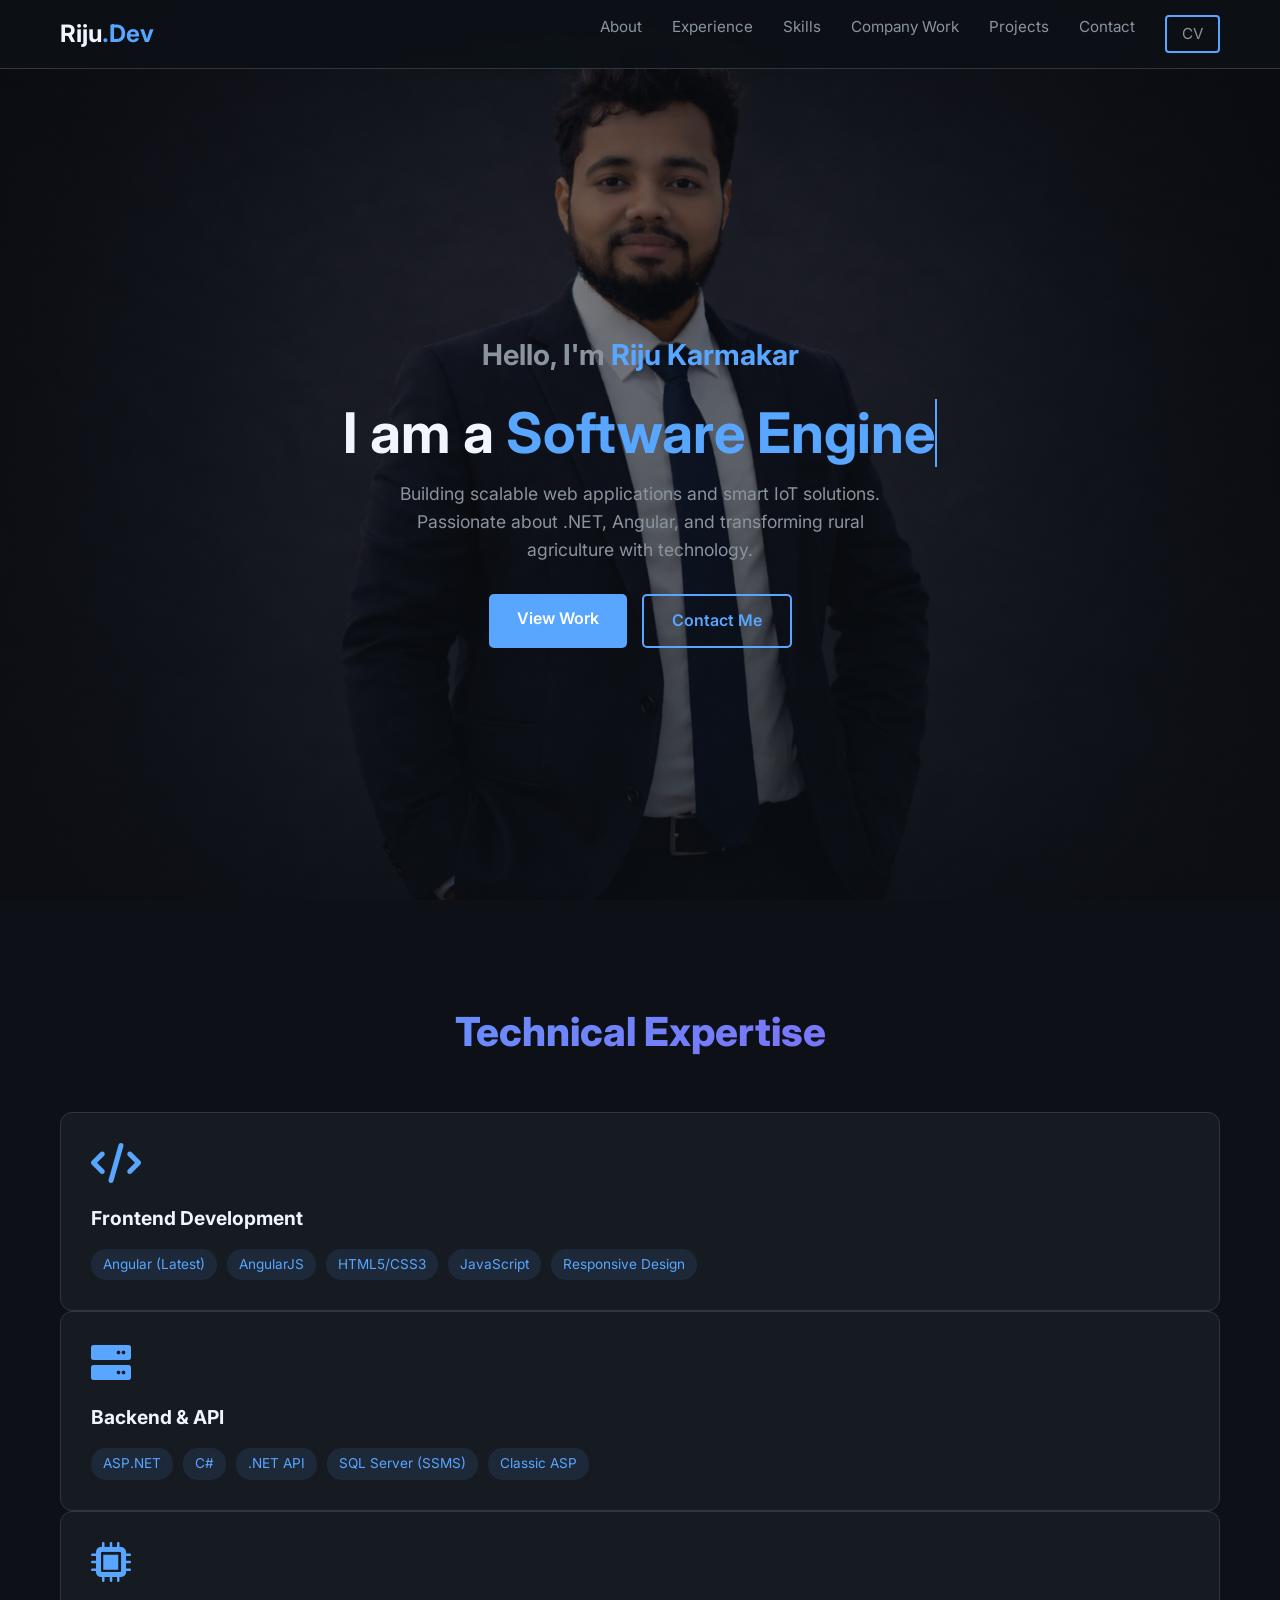
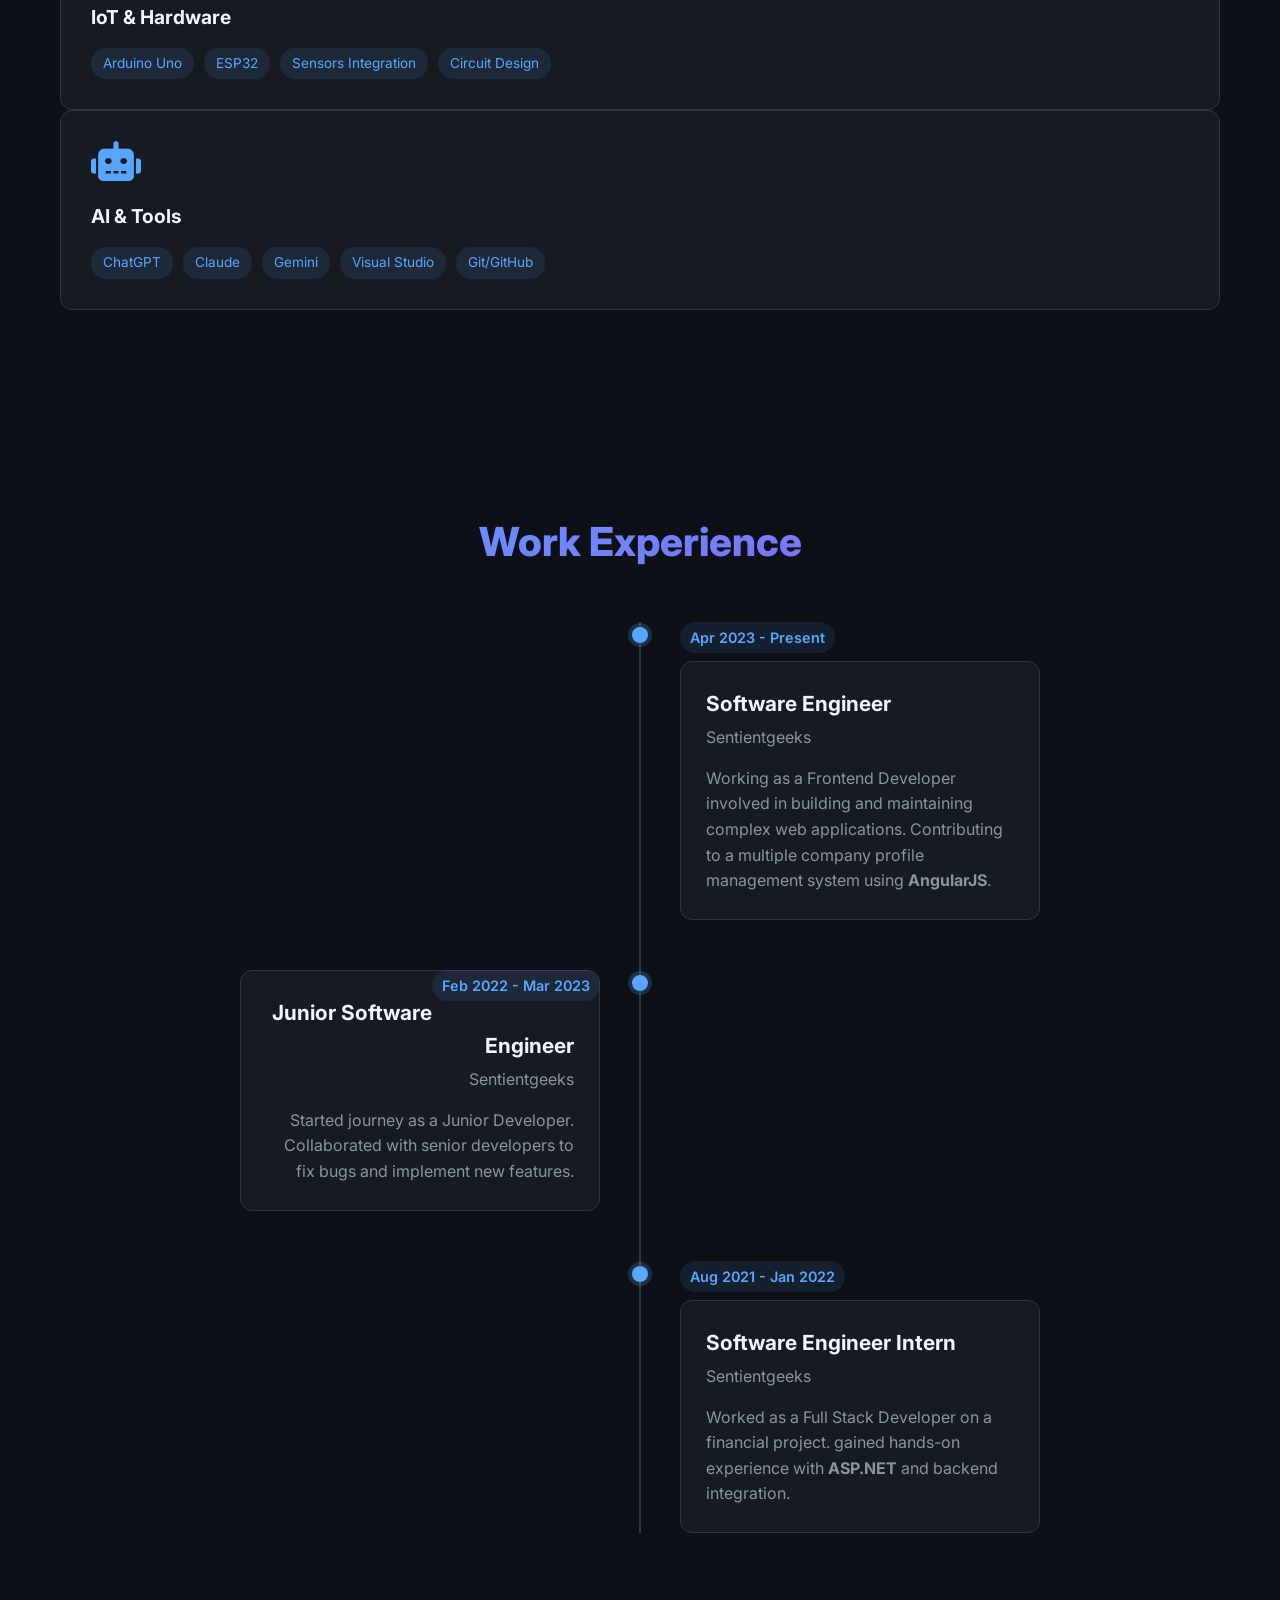
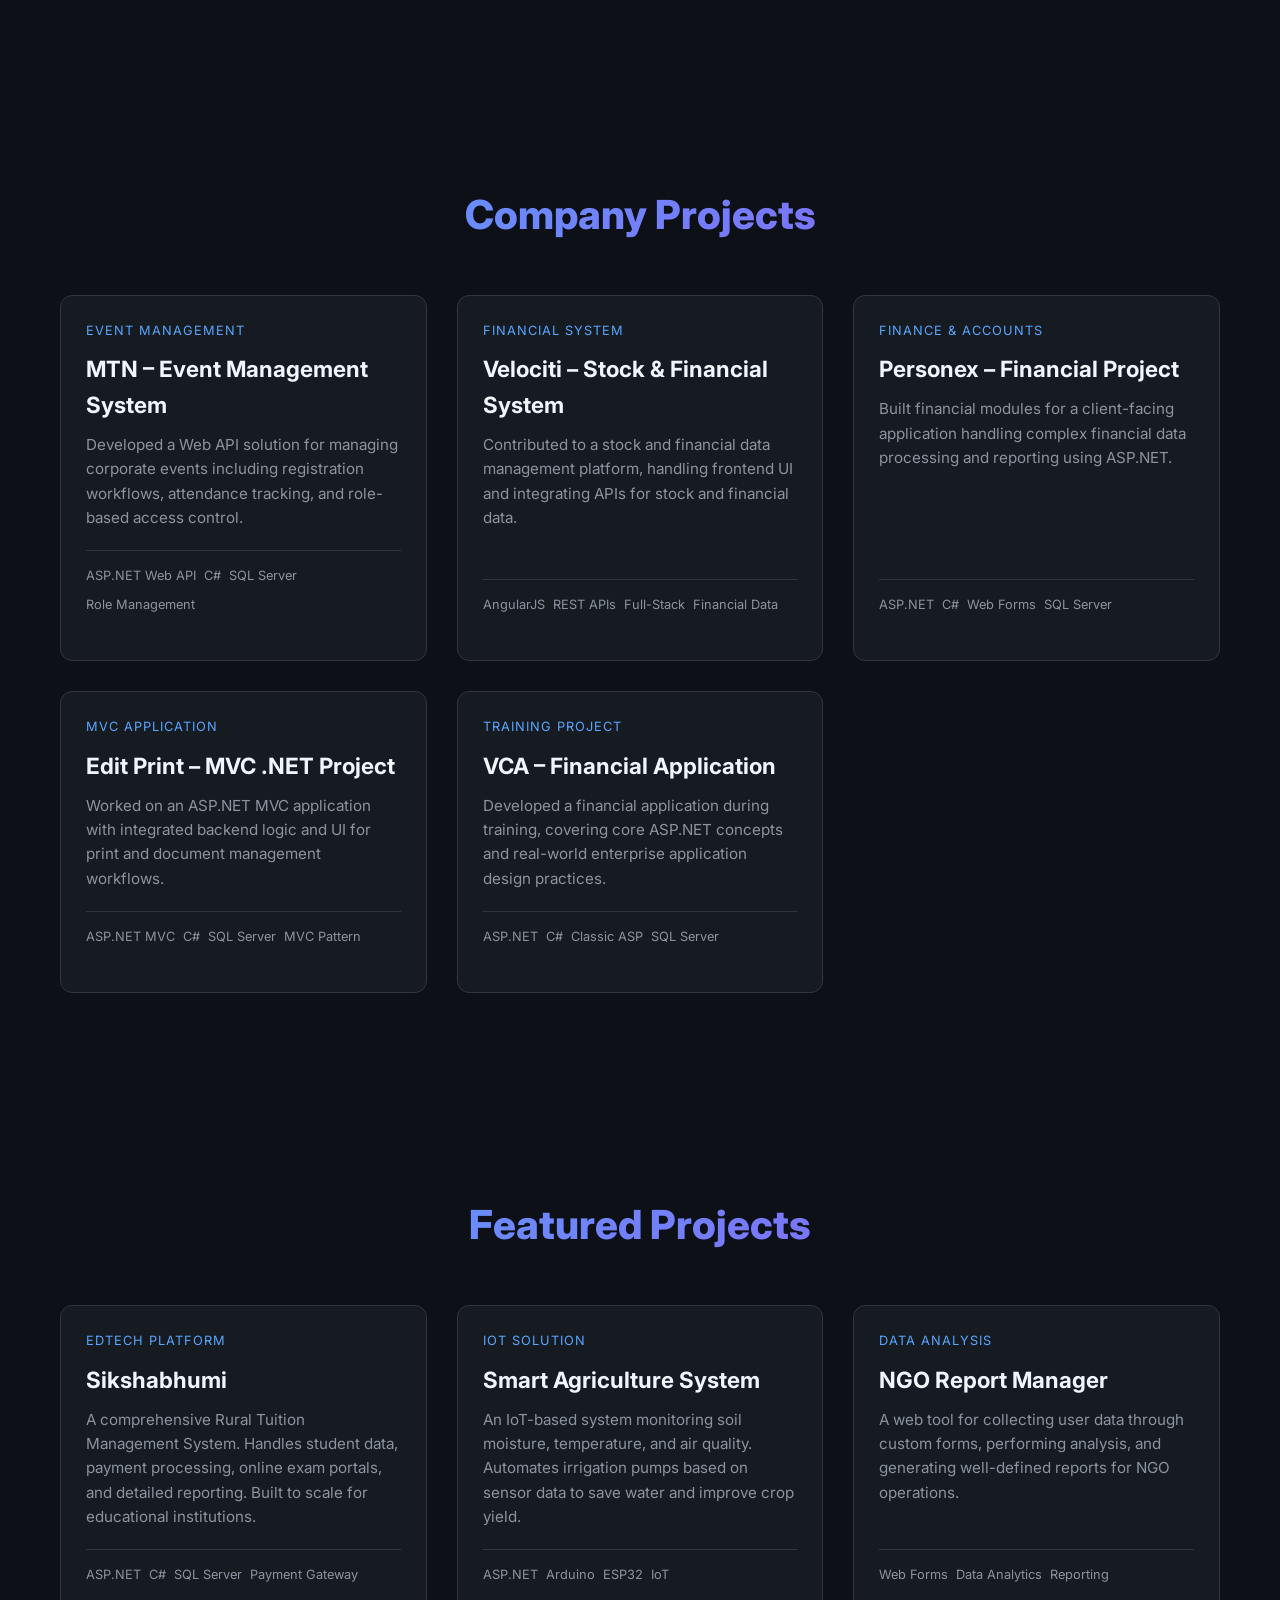
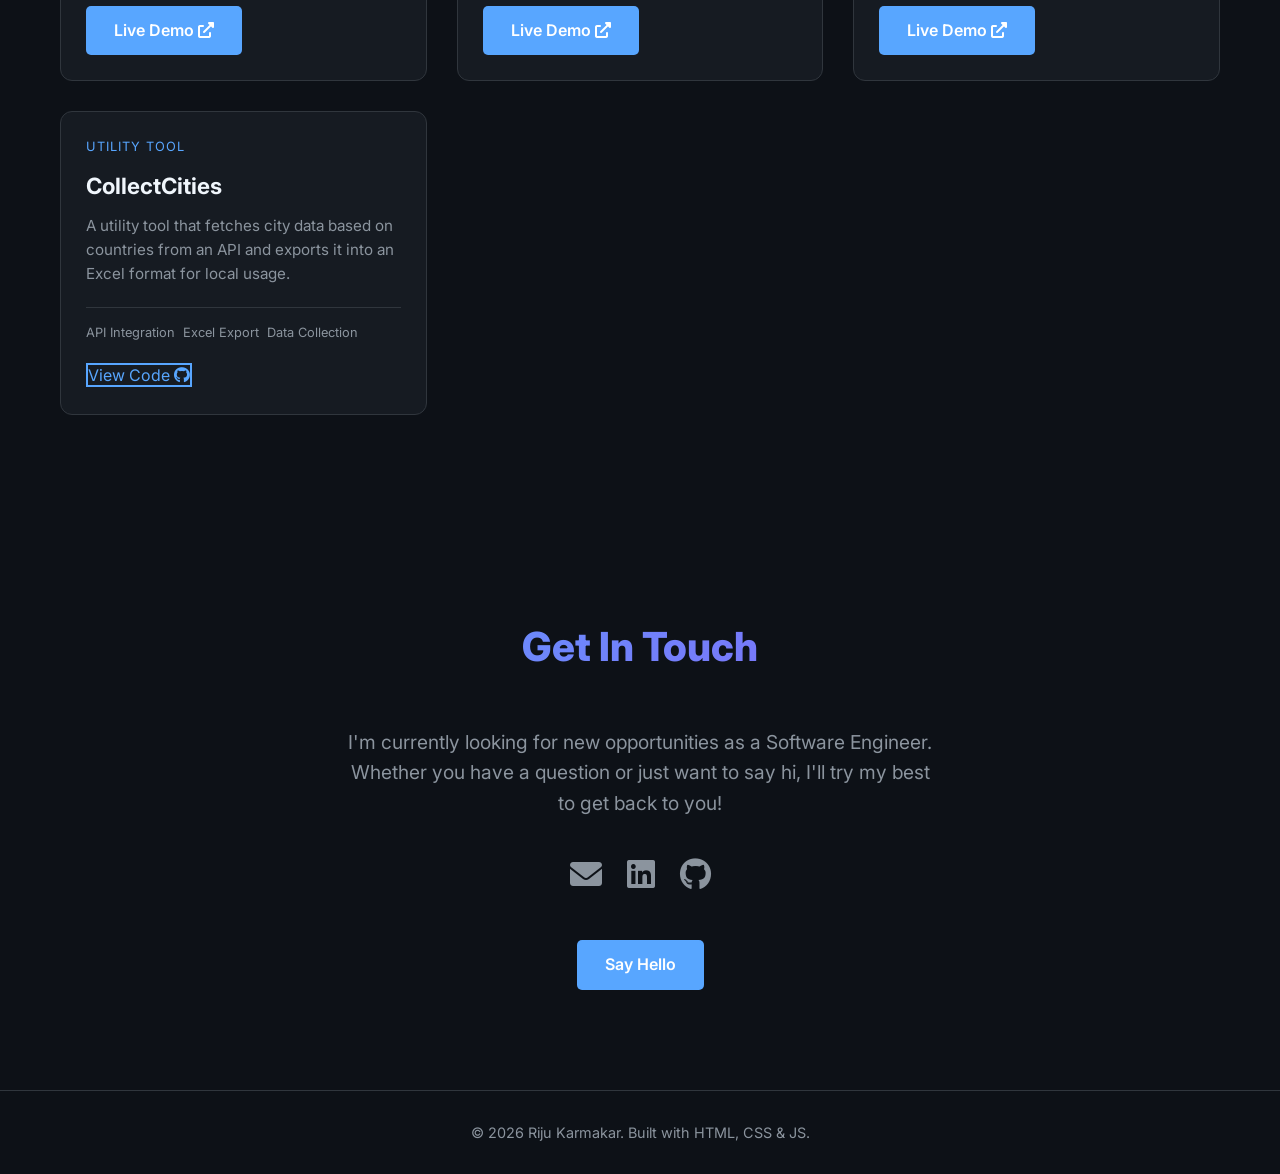
<file: Smart_Agriculrture/Portfolio/index.html>
<!DOCTYPE html>
<html lang="en">

<head>
    <meta charset="UTF-8">
    <meta name="viewport" content="width=device-width, initial-scale=1.0">
    <meta name="description" content="Portfolio of Riju Karmakar - Software Engineer">
    <title>Riju Karmakar | Portfolio</title>
    <link rel="icon" type="image/svg+xml" href="favicon.svg">
    <link rel="stylesheet" href="style.css">
    <!-- Fonts & Icons -->
    <link href="https://fonts.googleapis.com/css2?family=Inter:wght@400;600;700;800&display=swap" rel="stylesheet">
    <link rel="stylesheet" href="https://cdnjs.cloudflare.com/ajax/libs/font-awesome/6.0.0/css/all.min.css">
</head>

<body>

    <!-- Navigation -->
    <nav>
        <div class="container nav-container">
            <a href="#" class="logo">Riju<span>.Dev</span></a>
            <div class="nav-links">
                <a href="#about">About</a>
                <a href="#experience">Experience</a>
                <a href="#skills">Skills</a>
                <a href="#company-projects">Company Work</a>
                <a href="#projects">Projects</a>
                <a href="#contact">Contact</a>
                <a href="CV/cv.html" target="_blank" class="btn-outline"
                    style="padding: 5px 15px; border-radius: 4px;">CV</a>
            </div>
            <div class="menu-toggle">
                <i class="fas fa-bars"></i>
            </div>
        </div>
    </nav>

    <!-- Hero Section -->
    <section id="about" class="hero">
        <div class="container hero-container">
            <div class="hero-content">
                <h2>Hello, I'm <span style="color: var(--accent);">Riju Karmakar</span></h2>
                <h1>I am a <span class="typing-text"></span></h1>
                <p>Building scalable web applications and smart IoT solutions. Passionate about .NET, Angular, and
                    transforming rural agriculture with technology.</p>
                <div class="hero-btns">
                    <a href="#projects" class="btn">View Work</a>
                    <a href="#contact" class="btn-outline btn">Contact Me</a>
                </div>
            </div>
        </div>
    </section>

    <!-- Skills Section -->
    <section id="skills" class="skills">
        <div class="container">
            <h2 class="section-title">Technical Expertise</h2>
            <div class="skills-grid">

                <!-- Frontend -->
                <div class="skill-card">
                    <i class="fas fa-code"></i>
                    <h3>Frontend Development</h3>
                    <div class="skill-tags">
                        <span class="tag">Angular (Latest)</span>
                        <span class="tag">AngularJS</span>
                        <span class="tag">HTML5/CSS3</span>
                        <span class="tag">JavaScript</span>
                        <span class="tag">Responsive Design</span>
                    </div>
                </div>

                <!-- Backend -->
                <div class="skill-card">
                    <i class="fas fa-server"></i>
                    <h3>Backend & API</h3>
                    <div class="skill-tags">
                        <span class="tag">ASP.NET</span>
                        <span class="tag">C#</span>
                        <span class="tag">.NET API</span>
                        <span class="tag">SQL Server (SSMS)</span>
                        <span class="tag">Classic ASP</span>
                    </div>
                </div>

                <!-- IoT & Hardware -->
                <div class="skill-card">
                    <i class="fas fa-microchip"></i>
                    <h3>IoT & Hardware</h3>
                    <div class="skill-tags">
                        <span class="tag">Arduino Uno</span>
                        <span class="tag">ESP32</span>
                        <span class="tag">Sensors Integration</span>
                        <span class="tag">Circuit Design</span>
                    </div>
                </div>

                <!-- AI Tools -->
                <div class="skill-card">
                    <i class="fas fa-robot"></i>
                    <h3>AI & Tools</h3>
                    <div class="skill-tags">
                        <span class="tag">ChatGPT</span>
                        <span class="tag">Claude</span>
                        <span class="tag">Gemini</span>
                        <span class="tag">Visual Studio</span>
                        <span class="tag">Git/GitHub</span>
                    </div>
                </div>

            </div>
        </div>
    </section>

    <!-- Experience Section -->
    <section id="experience" class="Experience">
        <div class="container">
            <h2 class="section-title">Work Experience</h2>
            <div class="timeline">

                <!-- Latest Job -->
                <!-- Software Engineer -->
                <div class="timeline-item">
                    <div class="timeline-dot"></div>
                    <div class="timeline-date">Apr 2023 - Present</div>
                    <div class="timeline-content">
                        <h3>Software Engineer</h3>
                        <h4>Sentientgeeks</h4>
                        <p>Working as a Frontend Developer involved in building and maintaining complex web
                            applications. Contributing to a multiple company profile management system using
                            <strong>AngularJS</strong>.
                        </p>
                    </div>
                </div>

                <!-- Junior Software Engineer -->
                <div class="timeline-item">
                    <div class="timeline-dot"></div>
                    <div class="timeline-date">Feb 2022 - Mar 2023</div>
                    <div class="timeline-content">
                        <h3>Junior Software Engineer</h3>
                        <h4>Sentientgeeks</h4>
                        <p>Started journey as a Junior Developer. Collaborated with senior developers to fix bugs and
                            implement new features.
                        </p>
                    </div>
                </div>

                <!-- Internship -->
                <div class="timeline-item">
                    <div class="timeline-dot"></div>
                    <div class="timeline-date">Aug 2021 - Jan 2022</div>
                    <div class="timeline-content">
                        <h3>Software Engineer Intern</h3>
                        <h4>Sentientgeeks</h4>
                        <p>Worked as a Full Stack Developer on a financial project. gained hands-on experience with
                            <strong>ASP.NET</strong> and backend integration.
                        </p>
                    </div>
                </div>

            </div>
        </div>
    </section>

    <!-- Company Projects Section -->
    <section id="company-projects" class="projects">
        <div class="container">
            <h2 class="section-title">Company Projects</h2>
            <div class="project-grid">

                <!-- MTN -->
                <div class="project-card">
                    <div class="card-content">
                        <span class="project-type">Event Management</span>
                        <h3>MTN – Event Management System</h3>
                        <p>Developed a Web API solution for managing corporate events including registration workflows,
                            attendance tracking, and role-based access control.</p>
                        <div class="project-tech">
                            <span class="tech-item">ASP.NET Web API</span>
                            <span class="tech-item">C#</span>
                            <span class="tech-item">SQL Server</span>
                            <span class="tech-item">Role Management</span>
                        </div>
                    </div>
                </div>

                <!-- Velociti -->
                <div class="project-card">
                    <div class="card-content">
                        <span class="project-type">Financial System</span>
                        <h3>Velociti – Stock &amp; Financial System</h3>
                        <p>Contributed to a stock and financial data management platform, handling frontend UI and
                            integrating APIs for stock and financial data.</p>
                        <div class="project-tech">
                            <span class="tech-item">AngularJS</span>
                            <span class="tech-item">REST APIs</span>
                            <span class="tech-item">Full-Stack</span>
                            <span class="tech-item">Financial Data</span>
                        </div>
                    </div>
                </div>

                <!-- Personex -->
                <div class="project-card">
                    <div class="card-content">
                        <span class="project-type">Finance &amp; Accounts</span>
                        <h3>Personex – Financial Project</h3>
                        <p>Built financial modules for a client-facing application handling complex financial data
                            processing and reporting using ASP.NET.</p>
                        <div class="project-tech">
                            <span class="tech-item">ASP.NET</span>
                            <span class="tech-item">C#</span>
                            <span class="tech-item">Web Forms</span>
                            <span class="tech-item">SQL Server</span>
                        </div>
                    </div>
                </div>

                <!-- Edit Print -->
                <div class="project-card">
                    <div class="card-content">
                        <span class="project-type">MVC Application</span>
                        <h3>Edit Print – MVC .NET Project</h3>
                        <p>Worked on an ASP.NET MVC application with integrated backend logic and UI for print and
                            document management workflows.</p>
                        <div class="project-tech">
                            <span class="tech-item">ASP.NET MVC</span>
                            <span class="tech-item">C#</span>
                            <span class="tech-item">SQL Server</span>
                            <span class="tech-item">MVC Pattern</span>
                        </div>
                    </div>
                </div>

                <!-- VCA -->
                <div class="project-card">
                    <div class="card-content">
                        <span class="project-type">Training Project</span>
                        <h3>VCA – Financial Application</h3>
                        <p>Developed a financial application during training, covering core ASP.NET concepts and
                            real-world enterprise application design practices.</p>
                        <div class="project-tech">
                            <span class="tech-item">ASP.NET</span>
                            <span class="tech-item">C#</span>
                            <span class="tech-item">Classic ASP</span>
                            <span class="tech-item">SQL Server</span>
                        </div>
                    </div>
                </div>

            </div>
        </div>
    </section>

    <!-- Projects Section -->
    <section id="projects" class="projects">
        <div class="container">
            <h2 class="section-title">Featured Projects</h2>
            <div class="project-grid">

                <!-- Sikshabhumi -->
                <div class="project-card">
                    <div class="card-content">
                        <span class="project-type">EdTech Platform</span>
                        <h3>Sikshabhumi</h3>
                        <p>A comprehensive Rural Tuition Management System. Handles student data, payment processing,
                            online exam portals, and detailed reporting. Built to scale for educational institutions.
                        </p>
                        <div class="project-tech">
                            <span class="tech-item">ASP.NET</span>
                            <span class="tech-item">C#</span>
                            <span class="tech-item">SQL Server</span>
                            <span class="tech-item">Payment Gateway</span>
                        </div>
                        <div class="card-links">
                            <a href="https://madmind.bsite.net/" target="_blank" class="btn">Live Demo <i
                                    class="fas fa-external-link-alt"></i></a>
                        </div>
                    </div>
                </div>

                <!-- Smart Agriculture -->
                <div class="project-card">
                    <div class="card-content">
                        <span class="project-type">IoT Solution</span>
                        <h3>Smart Agriculture System</h3>
                        <p>An IoT-based system monitoring soil moisture, temperature, and air quality. Automates
                            irrigation pumps based on sensor data to save water and improve crop yield.</p>
                        <div class="project-tech">
                            <span class="tech-item">ASP.NET</span>
                            <span class="tech-item">Arduino</span>
                            <span class="tech-item">ESP32</span>
                            <span class="tech-item">IoT</span>
                        </div>
                        <div class="card-links">
                            <a href="https://bsite.net/rjss" target="_blank" class="btn">Live Demo <i
                                    class="fas fa-external-link-alt"></i></a>
                        </div>
                    </div>
                </div>

                <!-- NGO Report Manager -->
                <div class="project-card">
                    <div class="card-content">
                        <span class="project-type">Data Analysis</span>
                        <h3>NGO Report Manager</h3>
                        <p>A web tool for collecting user data through custom forms, performing analysis, and generating
                            well-defined reports for NGO operations.</p>
                        <div class="project-tech">
                            <span class="tech-item">Web Forms</span>
                            <span class="tech-item">Data Analytics</span>
                            <span class="tech-item">Reporting</span>
                        </div>
                        <div class="card-links">
                            <a href="https://sensational-lamington-c50781.netlify.app/" target="_blank" class="btn">Live
                                Demo <i class="fas fa-external-link-alt"></i></a>
                        </div>
                    </div>
                </div>

                <!-- CollectCities -->
                <div class="project-card">
                    <div class="card-content">
                        <span class="project-type">Utility Tool</span>
                        <h3>CollectCities</h3>
                        <p>A utility tool that fetches city data based on countries from an API and exports it into an
                            Excel format for local usage.</p>
                        <div class="project-tech">
                            <span class="tech-item">API Integration</span>
                            <span class="tech-item">Excel Export</span>
                            <span class="tech-item">Data Collection</span>
                        </div>
                        <div class="card-links">
                            <a href="https://github.com/Riju7319/CollectCities" target="_blank" class="btn-outline">View
                                Code <i class="fab fa-github"></i></a>
                        </div>
                    </div>
                </div>

            </div>
        </div>
    </section>

    <!-- Contact Section -->
    <section id="contact" class="contact">
        <div class="container">
            <h2 class="section-title">Get In Touch</h2>
            <div class="contact-content">
                <p>I'm currently looking for new opportunities as a Software Engineer. Whether you have a question or
                    just want to say hi, I'll try my best to get back to you!</p>

                <div class="social-links">
                    <a href="mailto:rijukarmakar7319@gmail.com" class="social-icon" title="Email"><i
                            class="fas fa-envelope"></i></a>
                    <a href="https://www.linkedin.com/in/riju-karmakar-3214121a3/" target="_blank" class="social-icon"
                        title="LinkedIn"><i class="fab fa-linkedin"></i></a>
                    <a href="https://github.com/Riju7319" target="_blank" class="social-icon" title="GitHub"><i
                            class="fab fa-github"></i></a>
                </div>

                <a href="mailto:rijukarmakar7319@gmail.com" class="btn">Say Hello</a>
            </div>
        </div>
    </section>

    <footer>
        <div class="container">
            <p>&copy; 2026 Riju Karmakar. Built with HTML, CSS & JS.</p>
        </div>
    </footer>

    <script src="script.js"></script>
</body>

</html>
</file>
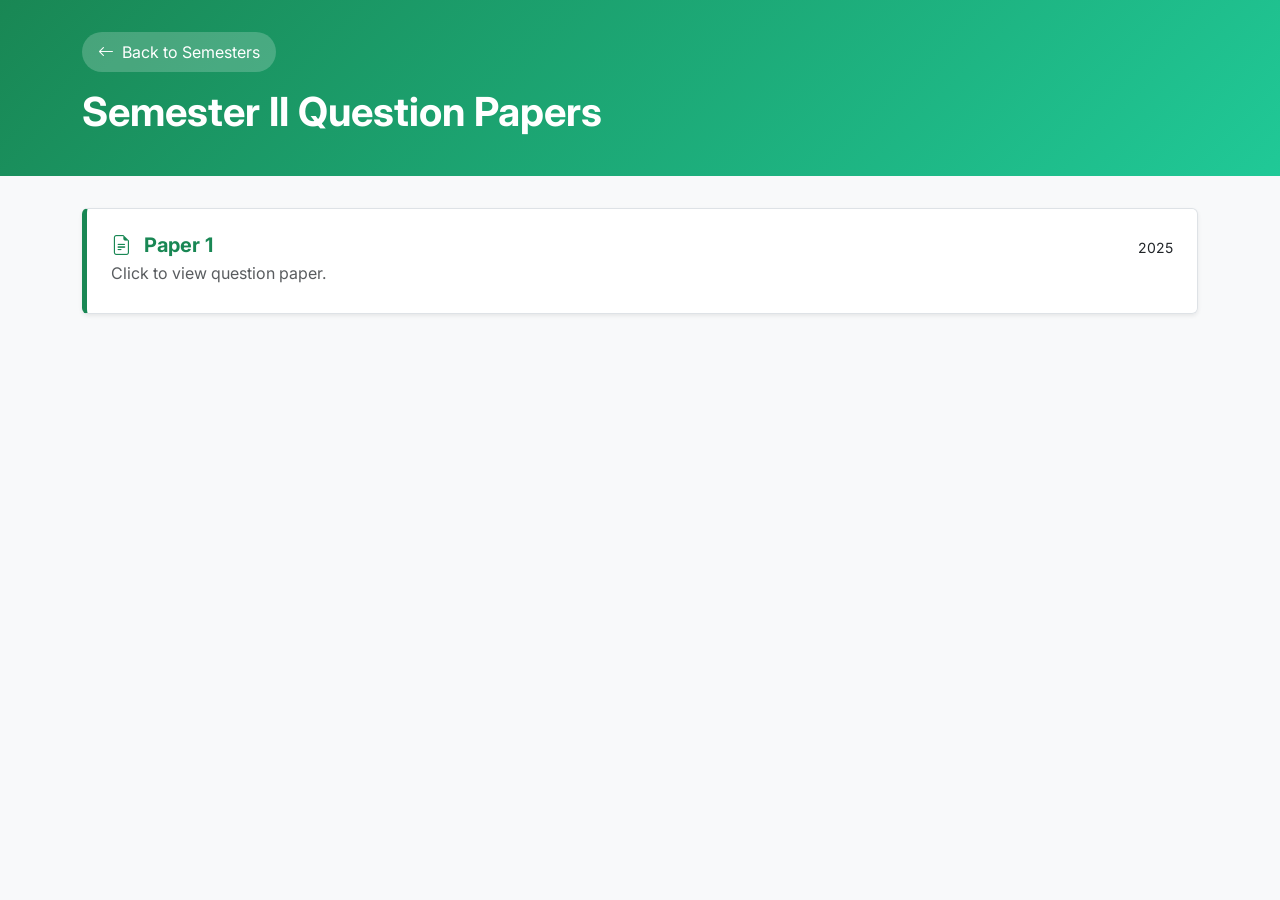
<file: Smart_Agriculrture/Question/II/index.html>
<!DOCTYPE html>
<html lang="en">

<head>
    <meta charset="UTF-8">
    <meta name="viewport" content="width=device-width, initial-scale=1.0">
    <title>Semester II Papers - Smart Agriculture</title>

    <!-- Google Fonts: Inter -->
    <link href="https://fonts.googleapis.com/css2?family=Inter:wght@300;400;600;700&display=swap" rel="stylesheet">

    <!-- Bootstrap CSS -->
    <link href="https://cdn.jsdelivr.net/npm/bootstrap@5.3.2/dist/css/bootstrap.min.css" rel="stylesheet" />
    <link rel="stylesheet" href="https://cdn.jsdelivr.net/npm/bootstrap-icons@1.11.3/font/bootstrap-icons.min.css">

    <style>
        body {
            font-family: 'Inter', sans-serif;
            background-color: #f8f9fa;
        }

        .header {
            background: linear-gradient(135deg, #198754 0%, #20c997 100%);
            color: white;
            padding: 2rem 0;
            margin-bottom: 2rem;
        }

        .paper-item {
            transition: background 0.2s;
            border-left: 5px solid #198754;
        }

        .paper-item:hover {
            background-color: #e9ecef;
        }

        .back-btn {
            color: white;
            text-decoration: none;
            display: inline-flex;
            align-items: center;
            gap: 0.5rem;
            background: rgba(255, 255, 255, 0.2);
            padding: 0.5rem 1rem;
            border-radius: 50px;
        }

        .back-btn:hover {
            background: rgba(255, 255, 255, 0.3);
            color: white;
        }
    </style>
</head>

<body>

    <div class="header">
        <div class="container">
            <a href="../control.html" class="back-btn mb-3"><i class="bi bi-arrow-left"></i> Back to Semesters</a>
            <h1 class="fw-bold">Semester II Question Papers</h1>
        </div>
    </div>

    <div class="container mb-5">
        <div class="list-group shadow-sm">
            <a href="01QT-2025.html" class="list-group-item list-group-item-action p-4 paper-item">
                <div class="d-flex w-100 justify-content-between align-items-center">
                    <h5 class="mb-1 fw-bold text-success"><i class="bi bi-file-earmark-text me-2"></i> Paper 1</h5>
                    <small>2025</small>
                </div>
                <p class="mb-1 text-muted">Click to view question paper.</p>
            </a>
        </div>
    </div>

    <script src="https://cdn.jsdelivr.net/npm/bootstrap@5.3.2/dist/js/bootstrap.bundle.min.js"></script>
</body>

</html>
</file>
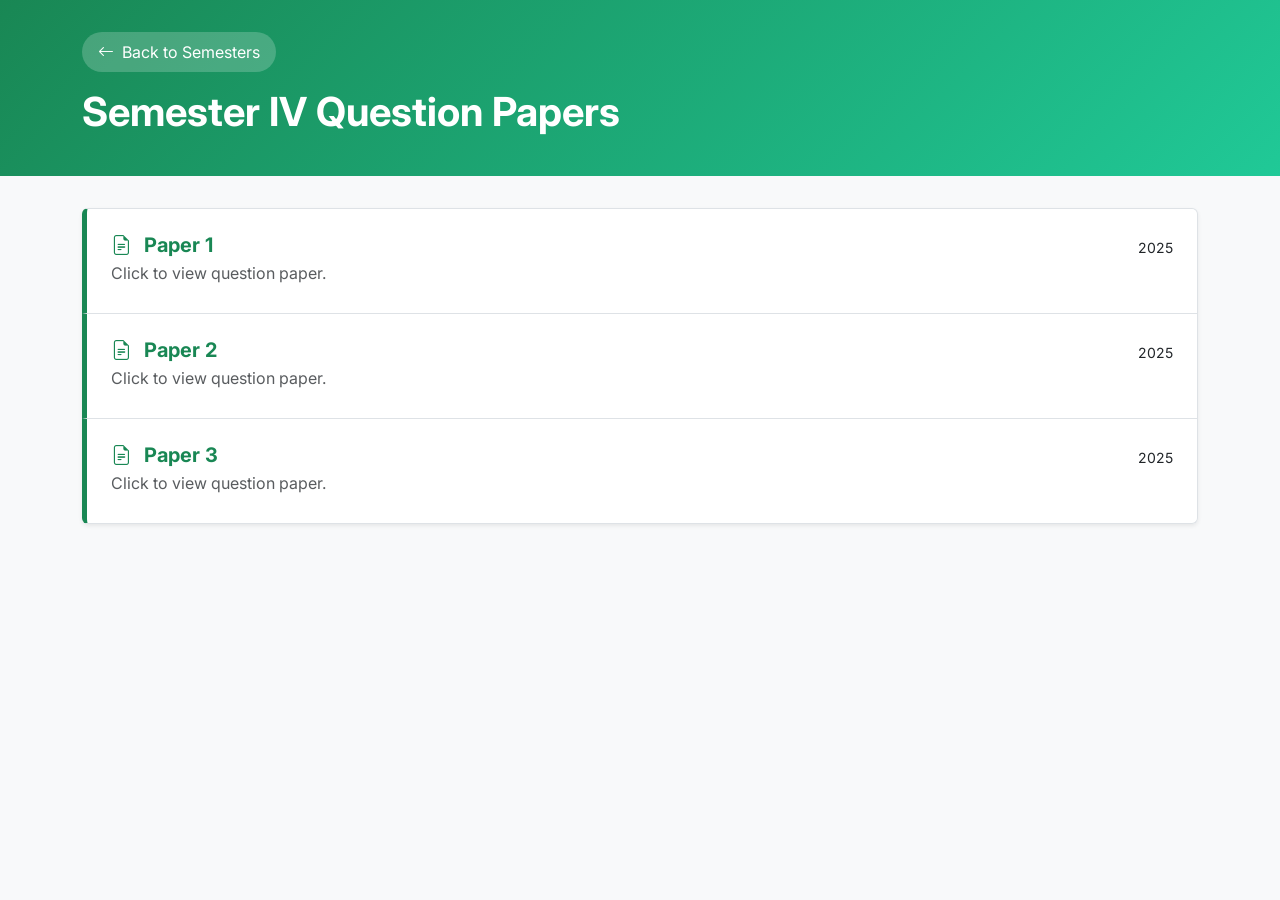
<file: Smart_Agriculrture/Question/IV/index.html>
<!DOCTYPE html>
<html lang="en">

<head>
    <meta charset="UTF-8">
    <meta name="viewport" content="width=device-width, initial-scale=1.0">
    <title>Semester IV Papers - Smart Agriculture</title>

    <!-- Google Fonts: Inter -->
    <link href="https://fonts.googleapis.com/css2?family=Inter:wght@300;400;600;700&display=swap" rel="stylesheet">

    <!-- Bootstrap CSS -->
    <link href="https://cdn.jsdelivr.net/npm/bootstrap@5.3.2/dist/css/bootstrap.min.css" rel="stylesheet" />
    <link rel="stylesheet" href="https://cdn.jsdelivr.net/npm/bootstrap-icons@1.11.3/font/bootstrap-icons.min.css">

    <style>
        body {
            font-family: 'Inter', sans-serif;
            background-color: #f8f9fa;
        }

        .header {
            background: linear-gradient(135deg, #198754 0%, #20c997 100%);
            color: white;
            padding: 2rem 0;
            margin-bottom: 2rem;
        }

        .paper-item {
            transition: background 0.2s;
            border-left: 5px solid #198754;
        }

        .paper-item:hover {
            background-color: #e9ecef;
        }

        .back-btn {
            color: white;
            text-decoration: none;
            display: inline-flex;
            align-items: center;
            gap: 0.5rem;
            background: rgba(255, 255, 255, 0.2);
            padding: 0.5rem 1rem;
            border-radius: 50px;
        }

        .back-btn:hover {
            background: rgba(255, 255, 255, 0.3);
            color: white;
        }
    </style>
</head>

<body>

    <div class="header">
        <div class="container">
            <a href="../control.html" class="back-btn mb-3"><i class="bi bi-arrow-left"></i> Back to Semesters</a>
            <h1 class="fw-bold">Semester IV Question Papers</h1>
        </div>
    </div>

    <div class="container mb-5">
        <div class="list-group shadow-sm">

            <a href="01QT-2025.html" class="list-group-item list-group-item-action p-4 paper-item">
                <div class="d-flex w-100 justify-content-between align-items-center">
                    <h5 class="mb-1 fw-bold text-success"><i class="bi bi-file-earmark-text me-2"></i> Paper 1</h5>
                    <small>2025</small>
                </div>
                <p class="mb-1 text-muted">Click to view question paper.</p>
            </a>

            <a href="02-QT-2025.html" class="list-group-item list-group-item-action p-4 paper-item">
                <div class="d-flex w-100 justify-content-between align-items-center">
                    <h5 class="mb-1 fw-bold text-success"><i class="bi bi-file-earmark-text me-2"></i> Paper 2</h5>
                    <small>2025</small>
                </div>
                <p class="mb-1 text-muted">Click to view question paper.</p>
            </a>

            <a href="03-QT-2025.html" class="list-group-item list-group-item-action p-4 paper-item">
                <div class="d-flex w-100 justify-content-between align-items-center">
                    <h5 class="mb-1 fw-bold text-success"><i class="bi bi-file-earmark-text me-2"></i> Paper 3</h5>
                    <small>2025</small>
                </div>
                <p class="mb-1 text-muted">Click to view question paper.</p>
            </a>

        </div>
    </div>

    <script src="https://cdn.jsdelivr.net/npm/bootstrap@5.3.2/dist/js/bootstrap.bundle.min.js"></script>
</body>

</html>
</file>
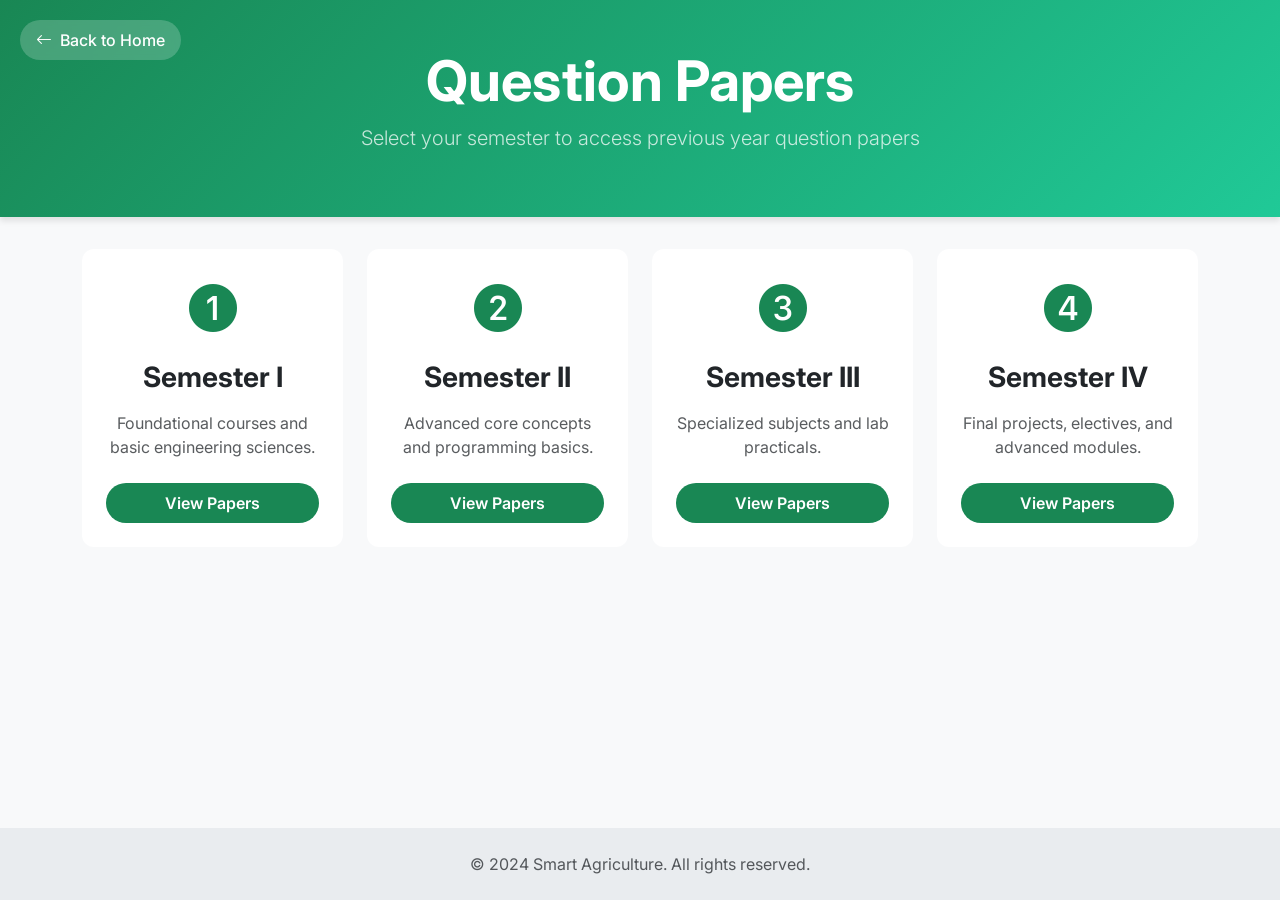
<file: Smart_Agriculrture/Question/control.html>
<!DOCTYPE html>
<html lang="en">

<head>
    <meta charset="UTF-8">
    <meta name="viewport" content="width=device-width, initial-scale=1.0">
    <title>Question Papers - Smart Agriculture</title>

    <!-- Google Fonts: Inter -->
    <link rel="preconnect" href="https://fonts.googleapis.com">
    <link rel="preconnect" href="https://fonts.gstatic.com" crossorigin>
    <link href="https://fonts.googleapis.com/css2?family=Inter:wght@300;400;600;700&display=swap" rel="stylesheet">

    <!-- Bootstrap CSS -->
    <link href="https://cdn.jsdelivr.net/npm/bootstrap@5.3.2/dist/css/bootstrap.min.css" rel="stylesheet" />
    <link rel="stylesheet" href="https://cdn.jsdelivr.net/npm/bootstrap-icons@1.11.3/font/bootstrap-icons.min.css">

    <style>
        body {
            font-family: 'Inter', sans-serif;
            background-color: #f8f9fa;
            min-height: 100vh;
            display: flex;
            flex-direction: column;
        }

        .header {
            background: linear-gradient(135deg, #198754 0%, #20c997 100%);
            color: white;
            padding: 3rem 0;
            margin-bottom: 2rem;
            box-shadow: 0 4px 6px rgba(0, 0, 0, 0.1);
        }

        .card {
            transition: transform 0.3s ease, box-shadow 0.3s ease;
            border: none;
            border-radius: 12px;
            overflow: hidden;
        }

        .card:hover {
            transform: translateY(-5px);
            box-shadow: 0 10px 20px rgba(0, 0, 0, 0.1);
        }

        .card-icon {
            font-size: 3rem;
            color: #198754;
            margin-bottom: 1rem;
        }

        .btn-custom {
            background-color: #198754;
            color: white;
            border: none;
            padding: 0.5rem 1.5rem;
            border-radius: 50px;
            font-weight: 600;
            transition: all 0.3s;
        }

        .btn-custom:hover {
            background-color: #146c43;
            color: white;
            transform: scale(1.05);
        }

        .back-btn {
            position: absolute;
            top: 20px;
            left: 20px;
            color: white;
            text-decoration: none;
            font-weight: 500;
            display: flex;
            align-items: center;
            gap: 0.5rem;
            padding: 0.5rem 1rem;
            background: rgba(255, 255, 255, 0.2);
            border-radius: 50px;
            backdrop-filter: blur(5px);
            transition: background 0.3s;
        }

        .back-btn:hover {
            background: rgba(255, 255, 255, 0.3);
            color: white;
        }
    </style>
</head>

<body>

    <!-- Header Section -->
    <div class="header text-center position-relative">
        <a href="../Default.aspx" class="back-btn">
            <i class="bi bi-arrow-left"></i> Back to Home
        </a>
        <div class="container">
            <h1 class="display-4 fw-bold">Question Papers</h1>
            <p class="lead opacity-75">Select your semester to access previous year question papers</p>
        </div>
    </div>

    <!-- Main Content -->
    <div class="container mb-5">
        <div class="row g-4 justify-content-center">

            <!-- Sem 1 -->
            <div class="col-md-6 col-lg-3">
                <div class="card h-100 p-4 text-center">
                    <div class="card-icon">
                        <i class="bi bi-1-circle-fill"></i>
                    </div>
                    <h3 class="card-title fw-bold mb-3">Semester I</h3>
                    <p class="card-text text-muted mb-4">Foundational courses and basic engineering sciences.</p>
                    <a href="I/index.html" class="btn btn-custom stretched-link">View Papers</a>
                </div>
            </div>

            <!-- Sem 2 -->
            <div class="col-md-6 col-lg-3">
                <div class="card h-100 p-4 text-center">
                    <div class="card-icon">
                        <i class="bi bi-2-circle-fill"></i>
                    </div>
                    <h3 class="card-title fw-bold mb-3">Semester II</h3>
                    <p class="card-text text-muted mb-4">Advanced core concepts and programming basics.</p>
                    <a href="II/index.html" class="btn btn-custom stretched-link">View Papers</a>
                </div>
            </div>

            <!-- Sem 3 -->
            <div class="col-md-6 col-lg-3">
                <div class="card h-100 p-4 text-center">
                    <div class="card-icon">
                        <i class="bi bi-3-circle-fill"></i>
                    </div>
                    <h3 class="card-title fw-bold mb-3">Semester III</h3>
                    <p class="card-text text-muted mb-4">Specialized subjects and lab practicals.</p>
                    <a href="III/index.html" class="btn btn-custom stretched-link">View Papers</a>
                </div>
            </div>

            <!-- Sem 4 -->
            <div class="col-md-6 col-lg-3">
                <div class="card h-100 p-4 text-center">
                    <div class="card-icon">
                        <i class="bi bi-4-circle-fill"></i>
                    </div>
                    <h3 class="card-title fw-bold mb-3">Semester IV</h3>
                    <p class="card-text text-muted mb-4">Final projects, electives, and advanced modules.</p>
                    <a href="IV/index.html" class="btn btn-custom stretched-link">View Papers</a>
                </div>
            </div>

        </div>
    </div>

    <!-- Footer -->
    <footer class="text-center py-4 text-muted mt-auto" style="background-color: #e9ecef;">
        <div class="container">
            <p class="mb-0">&copy; 2024 Smart Agriculture. All rights reserved.</p>
        </div>
    </footer>

    <!-- Bootstrap JS -->
    <script src="https://cdn.jsdelivr.net/npm/bootstrap@5.3.2/dist/js/bootstrap.bundle.min.js"></script>
</body>

</html>
</file>
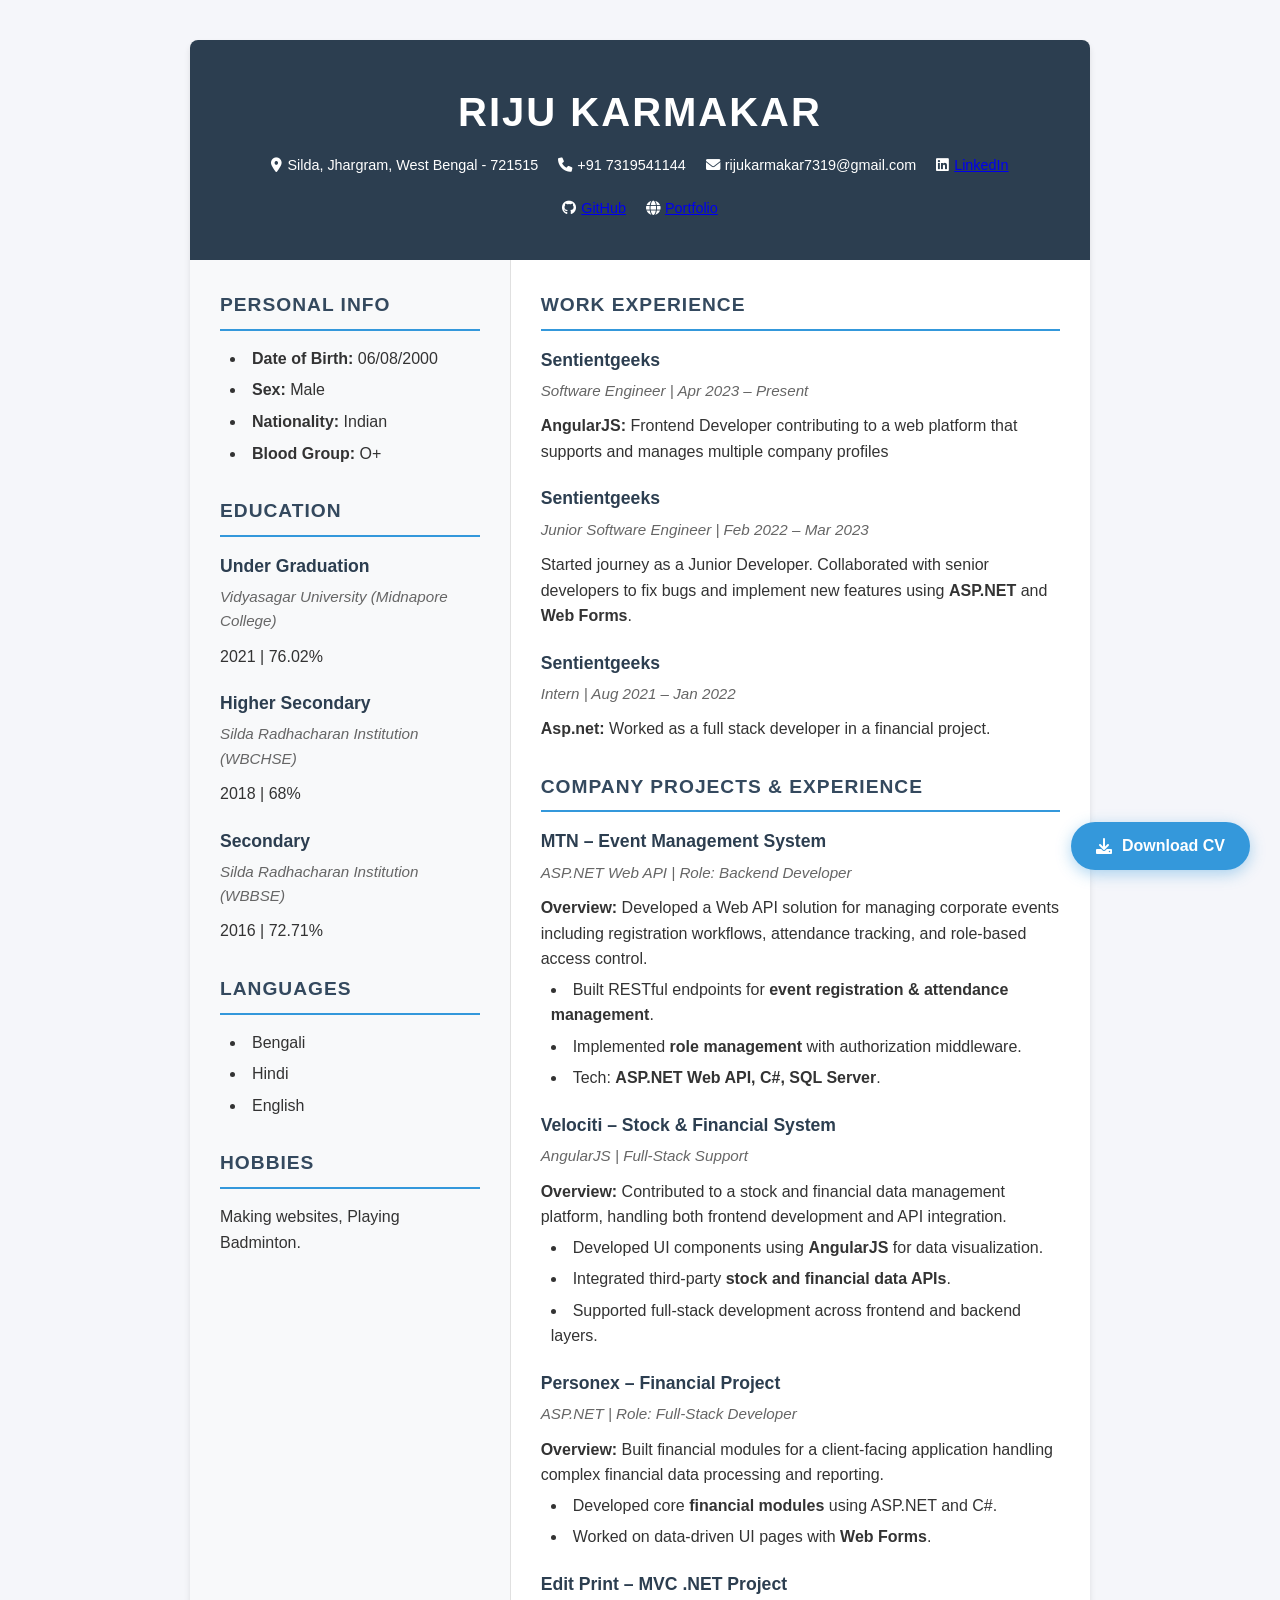
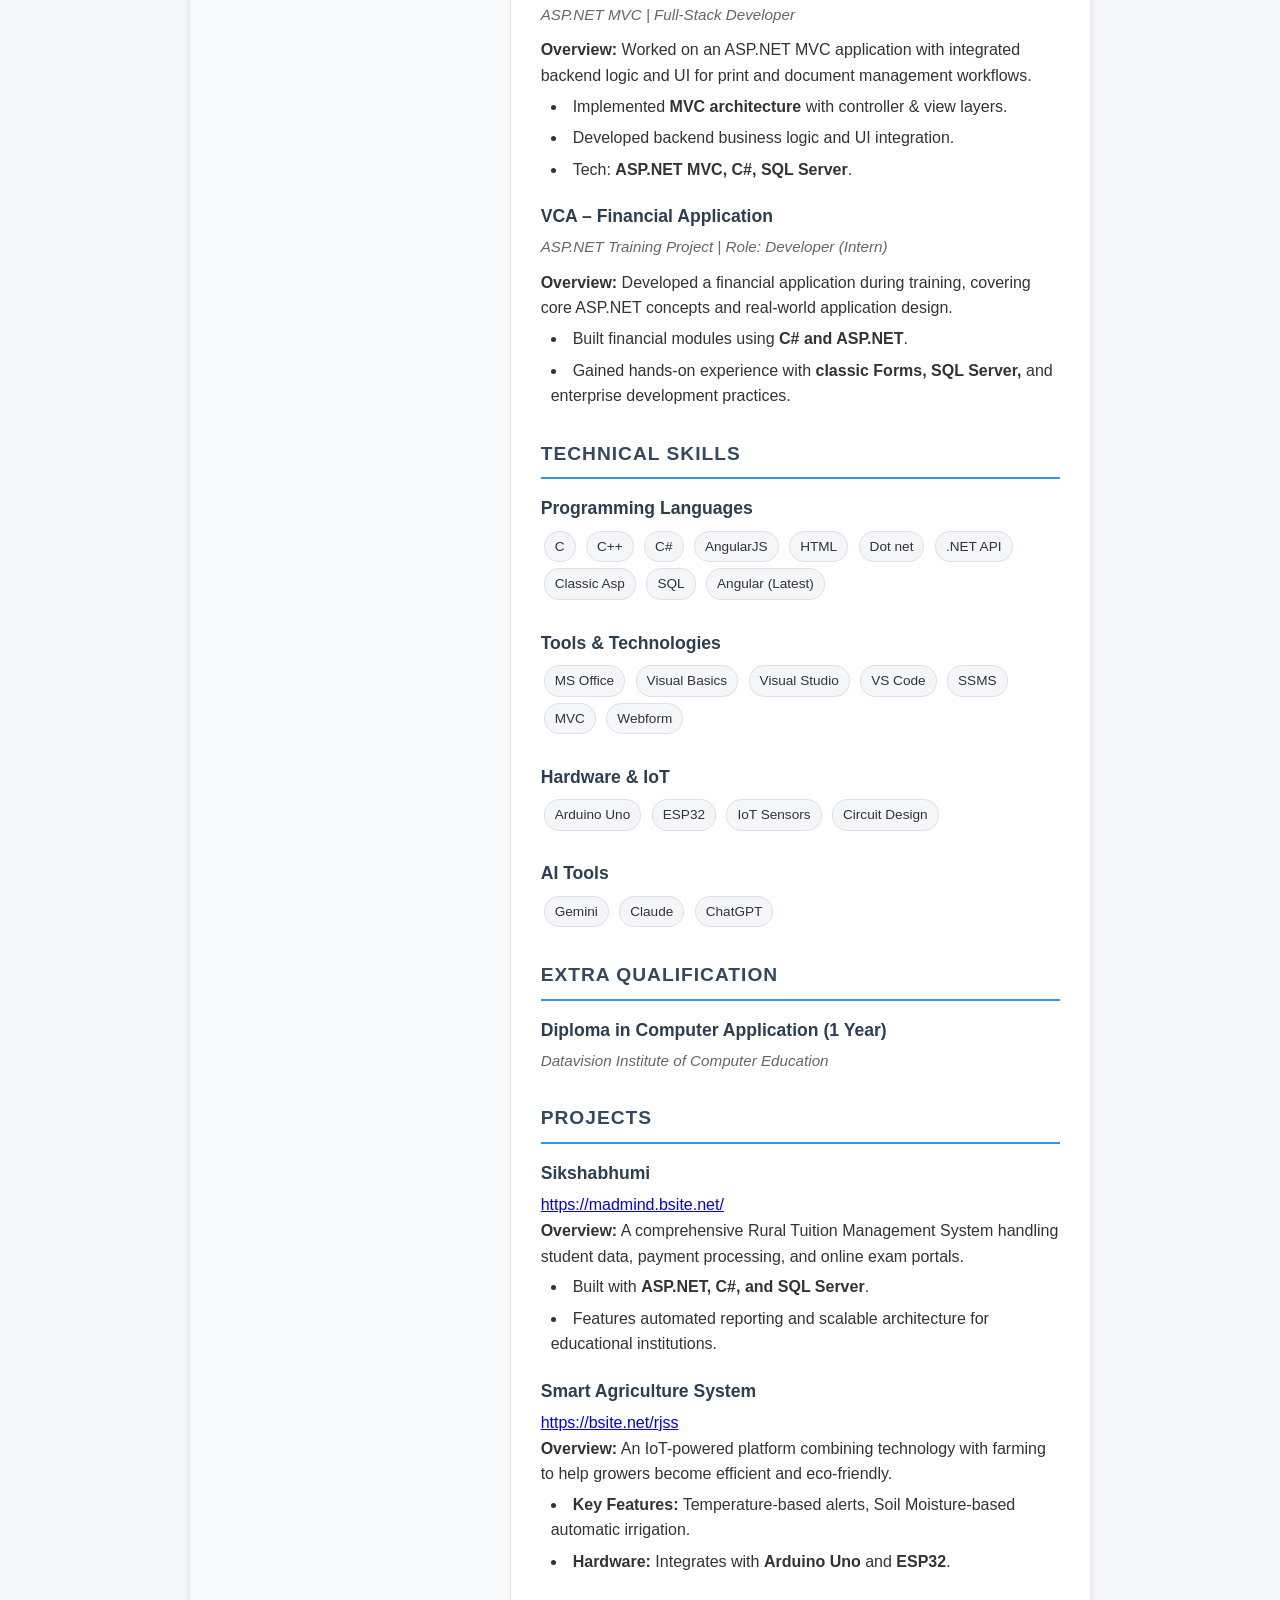
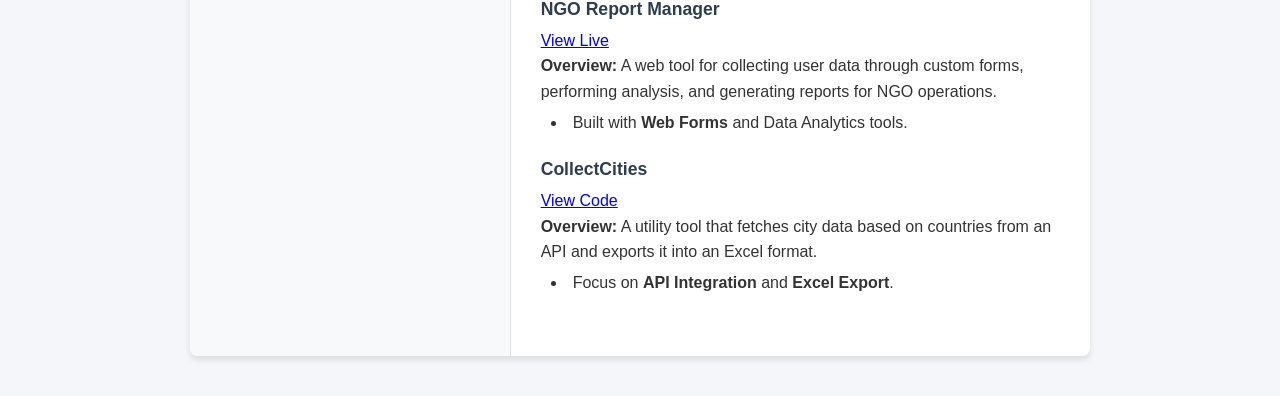
<file: Smart_Agriculrture/Portfolio/CV/cv.html>
<!DOCTYPE html>
<html lang="en">

<head>
    <meta charset="UTF-8">
    <meta name="viewport" content="width=device-width, initial-scale=1.0">
    <meta name="description" content="CV of Riju Karmakar - Junior Software Engineer">
    <title>Riju Karmakar - CV</title>
    <link rel="stylesheet" href="cv.css">
    <!-- Font Awesome for Icons -->
    <link rel="stylesheet" href="https://cdnjs.cloudflare.com/ajax/libs/font-awesome/6.0.0/css/all.min.css">
</head>

<body>

    <div class="cv-container">
        <header>
            <h1>Riju Karmakar</h1>
            <div class="contact-info">
                <span><i class="fas fa-map-marker-alt"></i> Silda, Jhargram, West Bengal - 721515</span>
                <span><i class="fas fa-phone"></i> +91 7319541144</span>
                <span><i class="fas fa-envelope"></i> rijukarmakar7319@gmail.com</span>
                <span><i class="fab fa-linkedin"></i> <a href="https://www.linkedin.com/in/riju-karmakar-3214121a3/"
                        target="_blank">LinkedIn</a></span>
                <span><i class="fab fa-github"></i> <a href="https://github.com/Riju7319"
                        target="_blank">GitHub</a></span>
                <span><i class="fas fa-globe"></i> <a href="../index.html"
                        target="_blank">Portfolio</a></span>
            </div>
        </header>

        <div class="main-content">
            <!-- Left Column: Personal Info, Skills, Languages -->
            <aside class="left-column">
                <section>
                    <h2>Personal Info</h2>
                    <ul>
                        <li><strong>Date of Birth:</strong> 06/08/2000</li>
                        <li><strong>Sex:</strong> Male</li>
                        <li><strong>Nationality:</strong> Indian</li>
                        <li><strong>Blood Group:</strong> O+</li>
                    </ul>
                </section>

                <section>
                    <h2>Education</h2>
                    <div class="edu-block">
                        <h3>Under Graduation</h3>
                        <h4>Vidyasagar University (Midnapore College)</h4>
                        <p>2021 | 76.02%</p>
                    </div>
                    <div class="edu-block">
                        <h3>Higher Secondary</h3>
                        <h4>Silda Radhacharan Institution (WBCHSE)</h4>
                        <p>2018 | 68%</p>
                    </div>
                    <div class="edu-block">
                        <h3>Secondary</h3>
                        <h4>Silda Radhacharan Institution (WBBSE)</h4>
                        <p>2016 | 72.71%</p>
                    </div>
                </section>

                <section>
                    <h2>Languages</h2>
                    <ul>
                        <li>Bengali</li>
                        <li>Hindi</li>
                        <li>English</li>
                    </ul>
                </section>

                <section>
                    <h2>Hobbies</h2>
                    <p>Making websites, Playing Badminton.</p>
                </section>
            </aside>

            <!-- Right Column: Experience, Skills, Projects -->
            <main class="right-column">
                <section>
                    <h2>Work Experience</h2>

                    <div class="job-block">
                        <h3>Sentientgeeks</h3>
                        <h4>Software Engineer | Apr 2023 – Present</h4>
                        <p><strong>AngularJS:</strong> Frontend Developer contributing to a web platform that supports
                            and manages multiple company profiles</p>
                    </div>

                    <div class="job-block">
                        <h3>Sentientgeeks</h3>
                        <h4>Junior Software Engineer | Feb 2022 – Mar 2023</h4>
                        <p>Started journey as a Junior Developer. Collaborated with senior developers to fix bugs and
                            implement new features using <strong>ASP.NET</strong> and <strong>Web Forms</strong>.</p>
                    </div>

                    <div class="job-block">
                        <h3>Sentientgeeks</h3>
                        <h4>Intern | Aug 2021 – Jan 2022</h4>
                        <p><strong>Asp.net:</strong> Worked as a full stack developer in a financial project.</p>
                    </div>
                </section>

                <section>
                    <h2>Company Projects &amp; Experience</h2>

                    <div class="job-block">
                        <h3>MTN – Event Management System</h3>
                        <h4>ASP.NET Web API | Role: Backend Developer</h4>
                        <p><strong>Overview:</strong> Developed a Web API solution for managing corporate events
                            including
                            registration workflows, attendance tracking, and role-based access control.</p>
                        <ul style="margin-top: 5px;">
                            <li>Built RESTful endpoints for <strong>event registration &amp; attendance
                                    management</strong>.</li>
                            <li>Implemented <strong>role management</strong> with authorization middleware.</li>
                            <li>Tech: <strong>ASP.NET Web API, C#, SQL Server</strong>.</li>
                        </ul>
                    </div>

                    <div class="job-block">
                        <h3>Velociti – Stock &amp; Financial System</h3>
                        <h4>AngularJS | Full-Stack Support</h4>
                        <p><strong>Overview:</strong> Contributed to a stock and financial data management platform,
                            handling both frontend development and API integration.</p>
                        <ul style="margin-top: 5px;">
                            <li>Developed UI components using <strong>AngularJS</strong> for data visualization.</li>
                            <li>Integrated third-party <strong>stock and financial data APIs</strong>.</li>
                            <li>Supported full-stack development across frontend and backend layers.</li>
                        </ul>
                    </div>

                    <div class="job-block">
                        <h3>Personex – Financial Project</h3>
                        <h4>ASP.NET | Role: Full-Stack Developer</h4>
                        <p><strong>Overview:</strong> Built financial modules for a client-facing application handling
                            complex financial data processing and reporting.</p>
                        <ul style="margin-top: 5px;">
                            <li>Developed core <strong>financial modules</strong> using ASP.NET and C#.</li>
                            <li>Worked on data-driven UI pages with <strong>Web Forms</strong>.</li>
                        </ul>
                    </div>

                    <div class="job-block">
                        <h3>Edit Print – MVC .NET Project</h3>
                        <h4>ASP.NET MVC | Full-Stack Developer</h4>
                        <p><strong>Overview:</strong> Worked on an ASP.NET MVC application with integrated backend
                            logic and UI for print and document management workflows.</p>
                        <ul style="margin-top: 5px;">
                            <li>Implemented <strong>MVC architecture</strong> with controller &amp; view layers.</li>
                            <li>Developed backend business logic and UI integration.</li>
                            <li>Tech: <strong>ASP.NET MVC, C#, SQL Server</strong>.</li>
                        </ul>
                    </div>

                    <div class="job-block">
                        <h3>VCA – Financial Application</h3>
                        <h4>ASP.NET Training Project | Role: Developer (Intern)</h4>
                        <p><strong>Overview:</strong> Developed a financial application during training, covering core
                            ASP.NET concepts and real-world application design.</p>
                        <ul style="margin-top: 5px;">
                            <li>Built financial modules using <strong>C# and ASP.NET</strong>.</li>
                            <li>Gained hands-on experience with <strong>classic Forms, SQL Server,</strong> and
                                enterprise development practices.</li>
                        </ul>
                    </div>
                </section>

                <section>
                    <h2>Technical Skills</h2>

                    <div class="skill-group">
                        <h3>Programming Languages</h3>
                        <div class="tags">
                            <span class="skill-tag">C</span>
                            <span class="skill-tag">C++</span>
                            <span class="skill-tag">C#</span>
                            <span class="skill-tag">AngularJS</span>
                            <span class="skill-tag">HTML</span>
                            <span class="skill-tag">Dot net</span>
                            <span class="skill-tag">.NET API</span>
                            <span class="skill-tag">Classic Asp</span>
                            <span class="skill-tag">SQL</span>
                            <span class="skill-tag">Angular (Latest)</span>
                        </div>
                    </div>
                    <br>
                    <div class="skill-group">
                        <h3>Tools & Technologies</h3>
                        <div class="tags">
                            <span class="skill-tag">MS Office</span>
                            <span class="skill-tag">Visual Basics</span>
                            <span class="skill-tag">Visual Studio</span>
                            <span class="skill-tag">VS Code</span>
                            <span class="skill-tag">SSMS</span>
                            <span class="skill-tag">MVC</span>
                            <span class="skill-tag">Webform</span>
                        </div>
                    </div>
                    <br>
                    <div class="skill-group">
                        <h3>Hardware & IoT</h3>
                        <div class="tags">
                            <span class="skill-tag">Arduino Uno</span>
                            <span class="skill-tag">ESP32</span>
                            <span class="skill-tag">IoT Sensors</span>
                            <span class="skill-tag">Circuit Design</span>
                        </div>
                    </div>
                    <br>
                    <div class="skill-group">
                        <h3>AI Tools</h3>
                        <div class="tags">
                            <span class="skill-tag">Gemini</span>
                            <span class="skill-tag">Claude</span>
                            <span class="skill-tag">ChatGPT</span>
                        </div>
                    </div>
                </section>

                <section>
                    <h2>Extra Qualification</h2>
                    <div class="edu-block">
                        <h3>Diploma in Computer Application (1 Year)</h3>
                        <h4>Datavision Institute of Computer Education</h4>
                    </div>
                </section>

                <section>
                    <h2>Projects</h2>

                    <div class="job-block">
                        <h3>Sikshabhumi</h3>
                        <p><a href="https://madmind.bsite.net/" target="_blank">https://madmind.bsite.net/</a></p>
                        <p><strong>Overview:</strong> A comprehensive Rural Tuition Management System handling student
                            data, payment processing, and online exam portals.</p>
                        <ul style="margin-top: 5px;">
                            <li>Built with <strong>ASP.NET, C#, and SQL Server</strong>.</li>
                            <li>Features automated reporting and scalable architecture for educational institutions.
                            </li>
                        </ul>
                    </div>

                    <div class="job-block">
                        <h3>Smart Agriculture System</h3>
                        <p><a href="https://bsite.net/rjss" target="_blank">https://bsite.net/rjss</a></p>
                        <p><strong>Overview:</strong> An IoT-powered platform combining technology with farming to help
                            growers become efficient and eco-friendly.</p>
                        <ul style="margin-top: 5px;">
                            <li><strong>Key Features:</strong> Temperature-based alerts, Soil Moisture-based automatic
                                irrigation.</li>
                            <li><strong>Hardware:</strong> Integrates with <strong>Arduino Uno</strong> and
                                <strong>ESP32</strong>.
                            </li>
                        </ul>
                    </div>

                    <div class="job-block">
                        <h3>NGO Report Manager</h3>
                        <p><a href="https://sensational-lamington-c50781.netlify.app/" target="_blank">View Live</a></p>
                        <p><strong>Overview:</strong> A web tool for collecting user data through custom forms,
                            performing analysis, and generating reports for NGO operations.</p>
                        <ul style="margin-top: 5px;">
                            <li>Built with <strong>Web Forms</strong> and Data Analytics tools.</li>
                        </ul>
                    </div>

                    <div class="job-block">
                        <h3>CollectCities</h3>
                        <p><a href="https://github.com/Riju7319/CollectCities" target="_blank">View Code</a></p>
                        <p><strong>Overview:</strong> A utility tool that fetches city data based on countries from an
                            API and exports it into an Excel format.</p>
                        <ul style="margin-top: 5px;">
                            <li>Focus on <strong>API Integration</strong> and <strong>Excel Export</strong>.</li>
                        </ul>
                    </div>
                </section>


            </main>
        </div>
    </div>

    <!-- Download/Print Button -->
    <div class="fab-container">
        <button class="download-btn" onclick="window.print()">
            <i class="fas fa-download"></i> Download CV
        </button>
    </div>

</body>

</html>
</file>
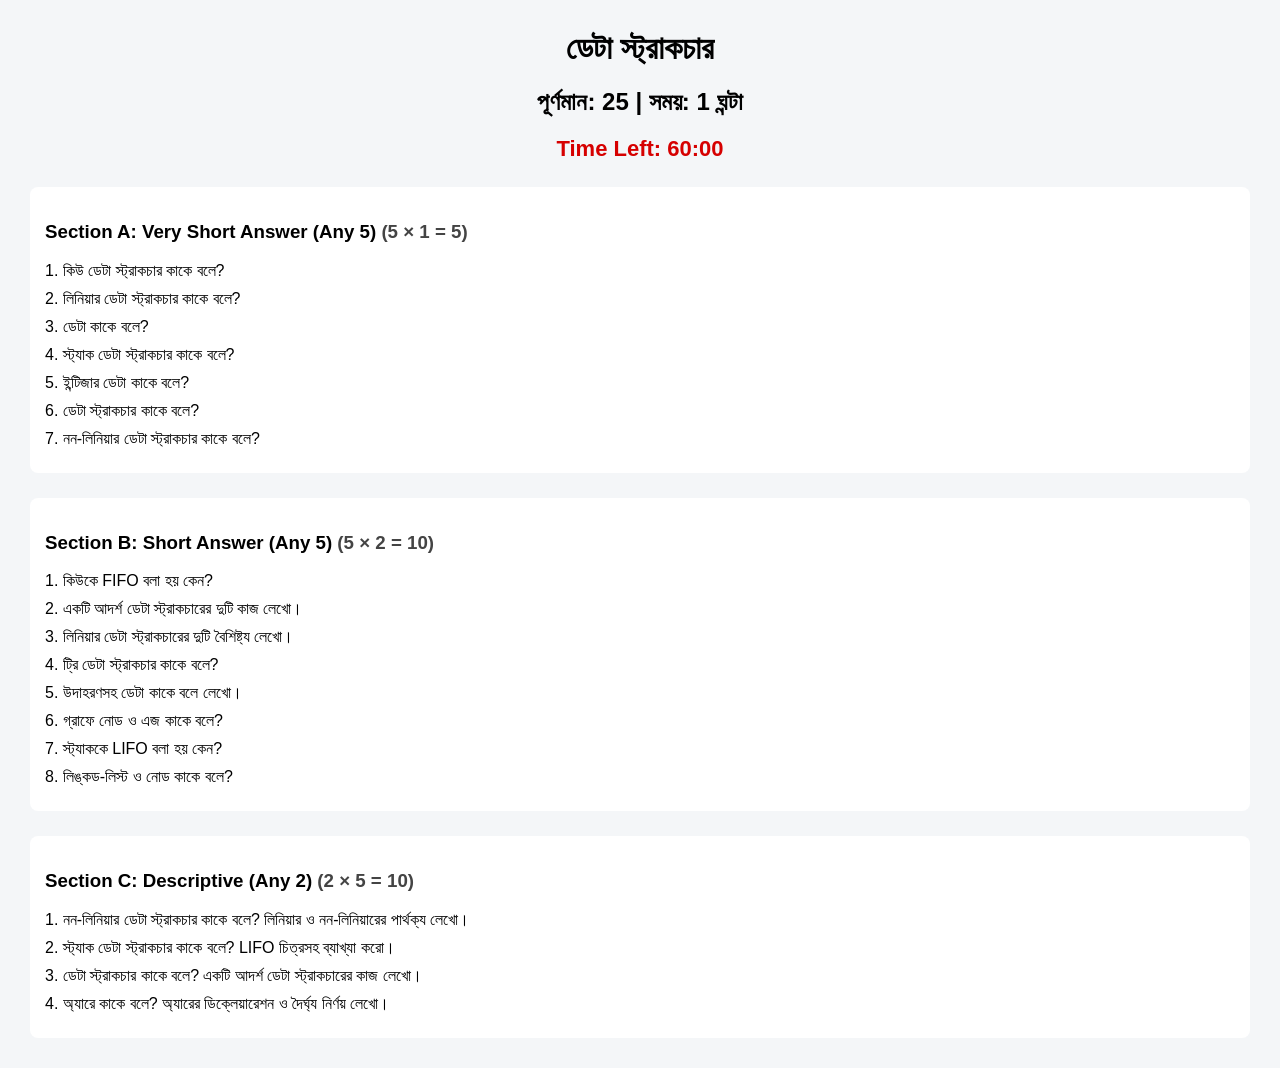
<file: Smart_Agriculrture/Question/II/01QT-2025.html>
﻿<!DOCTYPE html>
<html lang="bn">
<head>
    <meta charset="UTF-8">
    <title>Data Structure Online Exam</title>

    <style>
        body {
            font-family: "Segoe UI", sans-serif;
            margin: 30px;
            background: #f4f6f8;
        }

        h1, h2 {
            text-align: center;
        }

        .timer {
            text-align: center;
            font-size: 22px;
            font-weight: bold;
            color: #d60000;
            margin: 20px 0;
        }

        .section {
            margin-top: 25px;
            padding: 15px;
            background: #ffffff;
            border-radius: 8px;
        }

        .question {
            margin-bottom: 10px;
        }

        .marks {
            font-weight: bold;
            color: #444;
        }

        .time-over {
            text-align: center;
            font-size: 30px;
            color: red;
            font-weight: bold;
            margin-top: 120px;
        }
    </style>
</head>
<body>

    <h1>ডেটা স্ট্রাকচার</h1>
    <h2>পূর্ণমান: 25 | সময়: 1 ঘন্টা</h2>

    <div class="timer" id="timer">Time Left: 60:00</div>

    <div id="paper"></div>

    <script>
    /************ GLOBAL FLAG ************/
    let examActive = true;

    /************ SHUFFLE ************/
    function shuffle(array) {
        for (let i = array.length - 1; i > 0; i--) {
            const j = Math.floor(Math.random() * (i + 1));
            [array[i], array[j]] = [array[j], array[i]];
        }
        return array;
    }

    /************ QUESTIONS ************/
    const sectionA = shuffle([
        "ডেটা কাকে বলে?",
        "ডেটা স্ট্রাকচার কাকে বলে?",
        "ইন্টিজার ডেটা কাকে বলে?",
        "লিনিয়ার ডেটা স্ট্রাকচার কাকে বলে?",
        "স্ট্যাক ডেটা স্ট্রাকচার কাকে বলে?",
        "কিউ ডেটা স্ট্রাকচার কাকে বলে?",
        "নন-লিনিয়ার ডেটা স্ট্রাকচার কাকে বলে?"
    ]);

    const sectionB = shuffle([
        "উদাহরণসহ ডেটা কাকে বলে লেখো।",
        "একটি আদর্শ ডেটা স্ট্রাকচারের দুটি কাজ লেখো।",
        "লিনিয়ার ডেটা স্ট্রাকচারের দুটি বৈশিষ্ট্য লেখো।",
        "স্ট্যাককে LIFO বলা হয় কেন?",
        "কিউকে FIFO বলা হয় কেন?",
        "লিঙ্কড-লিস্ট ও নোড কাকে বলে?",
        "ট্রি ডেটা স্ট্রাকচার কাকে বলে?",
        "গ্রাফে নোড ও এজ কাকে বলে?"
    ]);

    const sectionC = shuffle([
        "ডেটা স্ট্রাকচার কাকে বলে? একটি আদর্শ ডেটা স্ট্রাকচারের কাজ লেখো।",
        "অ্যারে কাকে বলে? অ্যারের ডিক্লেয়ারেশন ও দৈর্ঘ্য নির্ণয় লেখো।",
        "স্ট্যাক ডেটা স্ট্রাকচার কাকে বলে? LIFO চিত্রসহ ব্যাখ্যা করো।",
        "নন-লিনিয়ার ডেটা স্ট্রাকচার কাকে বলে? লিনিয়ার ও নন-লিনিয়ারের পার্থক্য লেখো।"
    ]);

    /************ RENDER ************/
    function renderSection(title, questions, marks) {
        let html = `<div class="section">
                        <h3>${title} <span class="marks">(${marks})</span></h3>`;
        questions.forEach((q, i) => {
            html += `<div class="question">${String(i + 1)}. ${q}</div>`;
        });
        html += "</div>";
        return html;
    }

    document.getElementById("paper").innerHTML =
        renderSection("Section A: Very Short Answer (Any 5)", sectionA, "5 × 1 = 5") +
        renderSection("Section B: Short Answer (Any 5)", sectionB, "5 × 2 = 10") +
        renderSection("Section C: Descriptive (Any 2)", sectionC, "2 × 5 = 10");

    /************ TIMER ************/
    let totalTime = 60 * 60; // seconds

    const timerInterval = setInterval(() => {
        let minutes = Math.floor(totalTime / 60);
        let seconds = totalTime % 60;

        document.getElementById("timer").innerHTML =
            `Time Left: ${String(minutes)}:${seconds < 10 ? "0" : ""}${String(seconds)}`;

        if (totalTime <= 0) {
            clearInterval(timerInterval);

            examActive = false;

            document.getElementById("paper").innerHTML = "";
            document.getElementById("timer").innerHTML = "";

            document.body.innerHTML +=
                `<div class="time-over">⏰ TIME OVER<br>Question Paper Closed</div>`;
        }

        totalTime--;
    }, 1000);

    /************ BLOCK REFRESH ************/
    document.addEventListener("keydown", function (e) {
        if (examActive) {
            if (
                e.key === "F5" ||
                (e.ctrlKey && e.key.toLowerCase() === "r") ||
                (e.ctrlKey && e.shiftKey && e.key.toLowerCase() === "r")
            ) {
                e.preventDefault();
                alert("Page refresh is disabled during the exam!");
            }
        }
    });

    window.addEventListener("beforeunload", function (e) {
        if (examActive) {
            e.preventDefault();
            e.returnValue = "Exam is running. You cannot refresh or close this page.";
        }
    });
    </script>

</body>
</html>
</file>
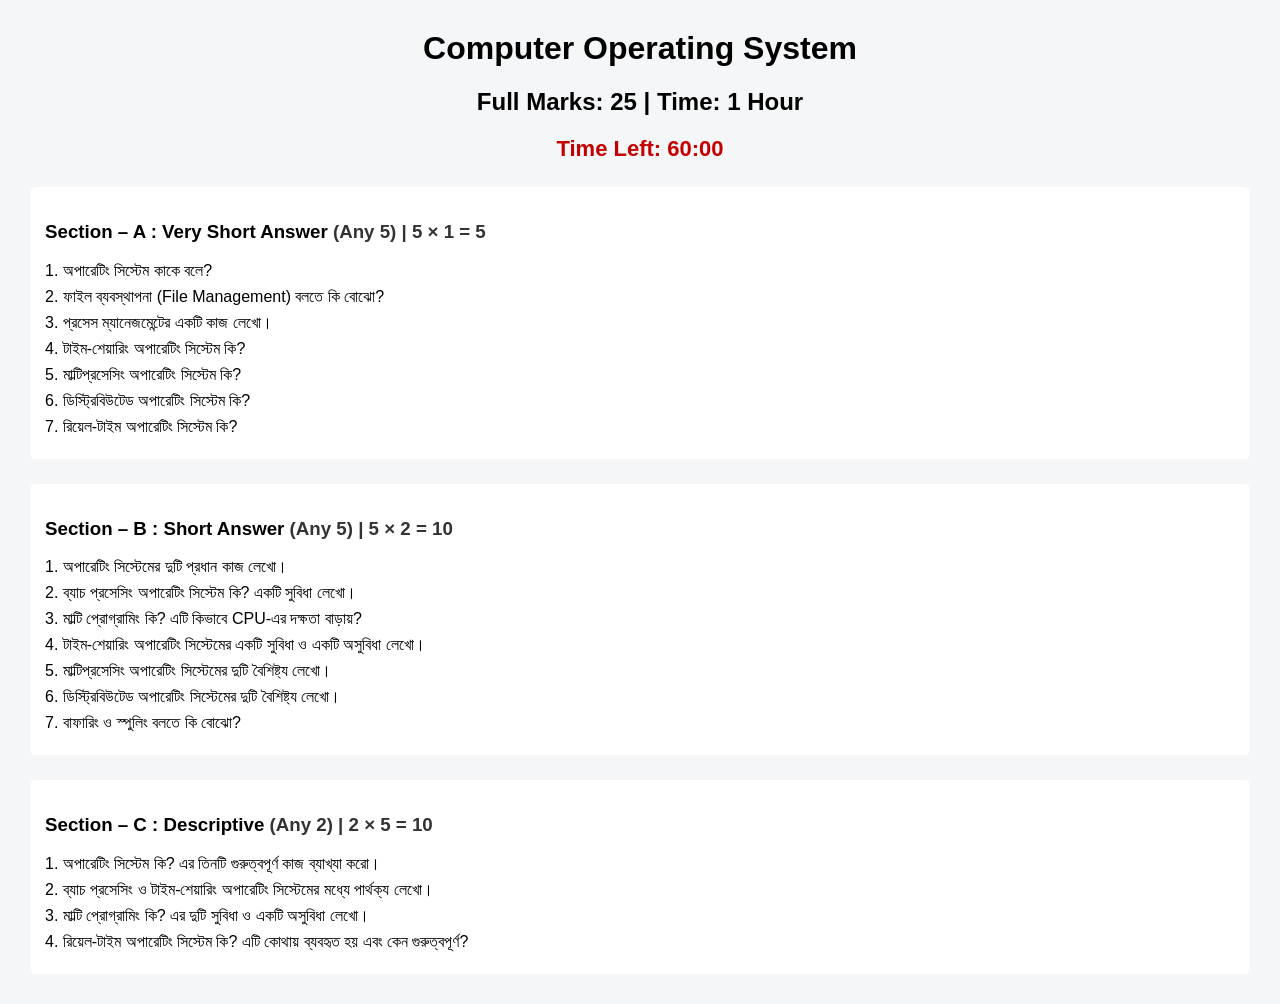
<file: Smart_Agriculrture/Question/IV/01QT-2025.html>
﻿<!DOCTYPE html>
<html lang="bn">
<head>
    <meta charset="UTF-8">
    <title>Operating System Exam</title>

    <style>
        body {
            font-family: Arial, Helvetica, sans-serif;
            margin: 30px;
            background: #f4f6f8;
        }

        h1, h2 {
            text-align: center;
        }

        .timer {
            text-align: center;
            font-size: 22px;
            font-weight: bold;
            color: #c40000;
            margin: 20px 0;
        }

        .section {
            background: #ffffff;
            padding: 15px;
            margin-top: 25px;
            border-radius: 6px;
        }

        .question {
            margin-bottom: 8px;
        }

        .marks {
            font-weight: bold;
            color: #333;
        }

        .warning {
            text-align: center;
            color: red;
            font-weight: bold;
            margin-top: 10px;
        }

        .time-over {
            text-align: center;
            font-size: 30px;
            color: red;
            font-weight: bold;
            margin-top: 120px;
        }
    </style>
</head>
<body>

    <h1>Computer Operating System</h1>
    <h2>Full Marks: 25 | Time: 1 Hour</h2>

    <div class="timer" id="timer">Time Left: 60:00</div>
    <div class="warning" id="warning"></div>

    <div id="paper">

        <!-- Section A -->
        <div class="section">
            <h3>Section – A : Very Short Answer <span class="marks">(Any 5) | 5 × 1 = 5</span></h3>

            <div class="question">1. অপারেটিং সিস্টেম কাকে বলে?</div>
            <div class="question">2. ফাইল ব্যবস্থাপনা (File Management) বলতে কি বোঝো?</div>
            <div class="question">3. প্রসেস ম্যানেজমেন্টের একটি কাজ লেখো।</div>
            <div class="question">4. টাইম-শেয়ারিং অপারেটিং সিস্টেম কি?</div>
            <div class="question">5. মাল্টিপ্রসেসিং অপারেটিং সিস্টেম কি?</div>
            <div class="question">6. ডিস্ট্রিবিউটেড অপারেটিং সিস্টেম কি?</div>
            <div class="question">7. রিয়েল-টাইম অপারেটিং সিস্টেম কি?</div>
        </div>

        <!-- Section B -->
        <div class="section">
            <h3>Section – B : Short Answer <span class="marks">(Any 5) | 5 × 2 = 10</span></h3>

            <div class="question">1. অপারেটিং সিস্টেমের দুটি প্রধান কাজ লেখো।</div>
            <div class="question">2. ব্যাচ প্রসেসিং অপারেটিং সিস্টেম কি? একটি সুবিধা লেখো।</div>
            <div class="question">3. মাল্টি প্রোগ্রামিং কি? এটি কিভাবে CPU-এর দক্ষতা বাড়ায়?</div>
            <div class="question">4. টাইম-শেয়ারিং অপারেটিং সিস্টেমের একটি সুবিধা ও একটি অসুবিধা লেখো।</div>
            <div class="question">5. মাল্টিপ্রসেসিং অপারেটিং সিস্টেমের দুটি বৈশিষ্ট্য লেখো।</div>
            <div class="question">6. ডিস্ট্রিবিউটেড অপারেটিং সিস্টেমের দুটি বৈশিষ্ট্য লেখো।</div>
            <div class="question">7. বাফারিং ও স্পুলিং বলতে কি বোঝো?</div>
        </div>

        <!-- Section C -->
        <div class="section">
            <h3>Section – C : Descriptive <span class="marks">(Any 2) | 2 × 5 = 10</span></h3>

            <div class="question">1. অপারেটিং সিস্টেম কি? এর তিনটি গুরুত্বপূর্ণ কাজ ব্যাখ্যা করো।</div>
            <div class="question">2. ব্যাচ প্রসেসিং ও টাইম-শেয়ারিং অপারেটিং সিস্টেমের মধ্যে পার্থক্য লেখো।</div>
            <div class="question">3. মাল্টি প্রোগ্রামিং কি? এর দুটি সুবিধা ও একটি অসুবিধা লেখো।</div>
            <div class="question">4. রিয়েল-টাইম অপারেটিং সিস্টেম কি? এটি কোথায় ব্যবহৃত হয় এবং কেন গুরুত্বপূর্ণ?</div>
        </div>

    </div>

    <script>
/* ================= GLOBAL FLAGS ================= */
let examActive = true;
let tabSwitchCount = 0;

/* ================= TIMER ================= */
let totalTime = 60 * 60; // 1 hour in seconds

const timerInterval = setInterval(() => {
    let minutes = Math.floor(totalTime / 60);
    let seconds = totalTime % 60;

    document.getElementById("timer").innerHTML =
        `Time Left: ${minutes}:${seconds < 10 ? "0" : ""}${seconds}`;

    if (totalTime <= 0) {
        clearInterval(timerInterval);
        examActive = false;

        document.getElementById("paper").innerHTML = "";
        document.getElementById("timer").innerHTML = "";

        document.body.innerHTML +=
            `<div class="time-over">⏰ TIME OVER<br>Question Paper Closed</div>`;
    }

    totalTime--;
}, 1000);

/* ================= BLOCK REFRESH ================= */
document.addEventListener("keydown", function (e) {
    if (examActive) {
        if (
            e.key === "F5" ||
            (e.ctrlKey && e.key.toLowerCase() === "r") ||
            (e.ctrlKey && e.shiftKey && e.key.toLowerCase() === "r")
        ) {
            e.preventDefault();
            alert("⚠ Page refresh is disabled during the exam!");
        }
    }
});

/* ================= TAB SWITCH DETECTION ================= */
document.addEventListener("visibilitychange", function () {
    if (examActive && document.hidden) {
        tabSwitchCount++;
        document.getElementById("warning").innerText =
            `⚠ Warning: Tab switched ${tabSwitchCount} time(s)!`;

        if (tabSwitchCount >= 3) {
            examActive = false;
            document.getElementById("paper").innerHTML = "";
            document.body.innerHTML +=
                `<div class="time-over">❌ EXAM TERMINATED<br>Tab switching detected</div>`;
        }
    }
});

/* ================= BLOCK CLOSE ================= */
window.addEventListener("beforeunload", function (e) {
    if (examActive) {
        e.preventDefault();
        e.returnValue = "Exam is running. You cannot refresh or close the page.";
    }
});
    </script>

</body>
</html>
</file>
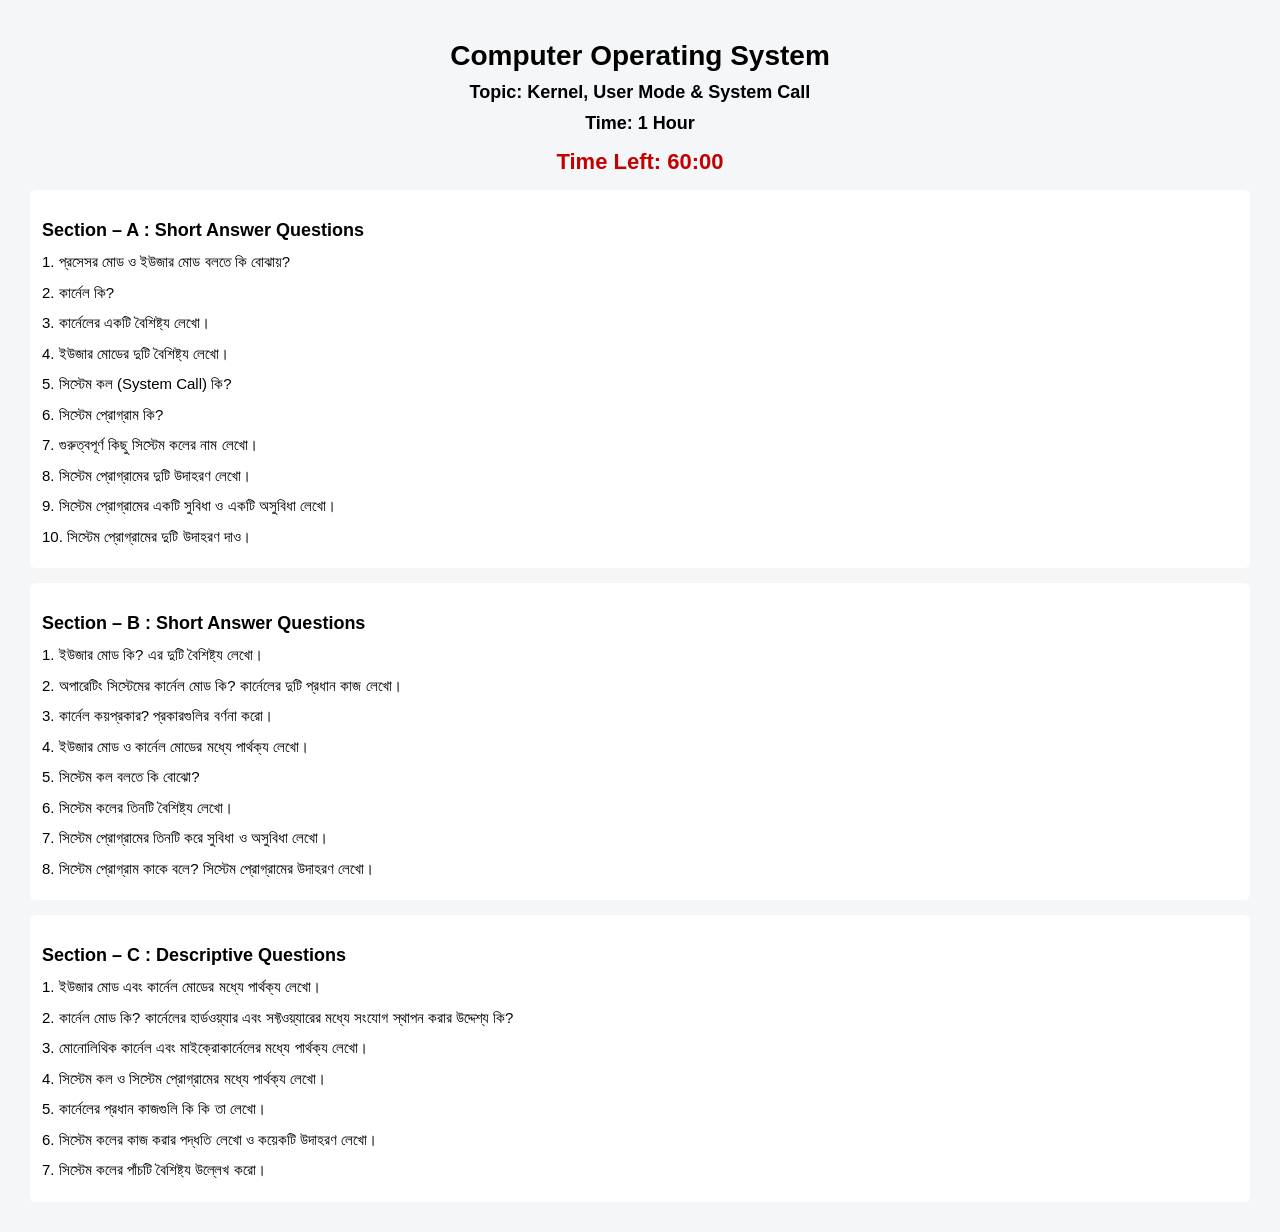
<file: Smart_Agriculrture/Question/IV/02-QT-2025.html>
﻿<!DOCTYPE html>
<html lang="bn">
<head>
    <meta charset="UTF-8">

    <!-- ✅ REQUIRED FOR MOBILE VIEW -->
    <meta name="viewport" content="width=device-width, initial-scale=1.0">

    <title>Operating System – Kernel & System Call Exam</title>

    <style>
        * {
            box-sizing: border-box;
        }

        body {
            font-family: Arial, Helvetica, sans-serif;
            margin: 0;
            padding: 15px;
            background: #f4f6f8;
        }

        h1, h2 {
            text-align: center;
            margin: 10px 0;
        }

        h1 {
            font-size: 22px;
        }

        h2 {
            font-size: 16px;
        }

        .timer {
            text-align: center;
            font-size: 20px;
            font-weight: bold;
            color: #c40000;
            margin: 15px 0;
        }

        .warning {
            text-align: center;
            color: red;
            font-weight: bold;
            font-size: 14px;
        }

        .section {
            background: #ffffff;
            padding: 12px;
            margin-top: 15px;
            border-radius: 6px;
        }

            .section h3 {
                font-size: 16px;
                margin-bottom: 10px;
            }

        .question {
            margin-bottom: 8px;
            font-size: 14px;
            line-height: 1.5;
        }

        .marks {
            font-weight: bold;
            color: #333;
            font-size: 13px;
        }

        .time-over {
            text-align: center;
            font-size: 22px;
            color: red;
            font-weight: bold;
            margin-top: 80px;
        }

        /* ✅ TABLET & DESKTOP */
        @media (min-width: 768px) {
            body {
                padding: 30px;
            }

            h1 {
                font-size: 28px;
            }

            h2 {
                font-size: 18px;
            }

            .timer {
                font-size: 22px;
            }

            .section h3 {
                font-size: 18px;
            }

            .question {
                font-size: 15px;
            }
        }
    </style>
</head>
<body>

    <h1>Computer Operating System</h1>
    <h2>Topic: Kernel, User Mode & System Call</h2>
    <h2>Time: 1 Hour</h2>

    <div class="timer" id="timer">Time Left: 60:00</div>
    <div class="warning" id="warning"></div>

    <div id="paper">

        <div class="section">
            <h3>Section – A : Short Answer Questions</h3>
            <div class="question">1. প্রসেসর মোড ও ইউজার মোড বলতে কি বোঝায়?</div>
            <div class="question">2. কার্নেল কি?</div>
            <div class="question">3. কার্নেলের একটি বৈশিষ্ট্য লেখো।</div>
            <div class="question">4. ইউজার মোডের দুটি বৈশিষ্ট্য লেখো।</div>
            <div class="question">5. সিস্টেম কল (System Call) কি?</div>
            <div class="question">6. সিস্টেম প্রোগ্রাম কি?</div>
            <div class="question">7. গুরুত্বপূর্ণ কিছু সিস্টেম কলের নাম লেখো।</div>
            <div class="question">8. সিস্টেম প্রোগ্রামের দুটি উদাহরণ লেখো।</div>
            <div class="question">9. সিস্টেম প্রোগ্রামের একটি সুবিধা ও একটি অসুবিধা লেখো।</div>
            <div class="question">10. সিস্টেম প্রোগ্রামের দুটি উদাহরণ দাও।</div>
        </div>

        <div class="section">
            <h3>Section – B : Short Answer Questions</h3>
            <div class="question">1. ইউজার মোড কি? এর দুটি বৈশিষ্ট্য লেখো।</div>
            <div class="question">2. অপারেটিং সিস্টেমের কার্নেল মোড কি? কার্নেলের দুটি প্রধান কাজ লেখো।</div>
            <div class="question">3. কার্নেল কয়প্রকার? প্রকারগুলির বর্ণনা করো।</div>
            <div class="question">4. ইউজার মোড ও কার্নেল মোডের মধ্যে পার্থক্য লেখো।</div>
            <div class="question">5. সিস্টেম কল বলতে কি বোঝো?</div>
            <div class="question">6. সিস্টেম কলের তিনটি বৈশিষ্ট্য লেখো।</div>
            <div class="question">7. সিস্টেম প্রোগ্রামের তিনটি করে সুবিধা ও অসুবিধা লেখো।</div>
            <div class="question">8. সিস্টেম প্রোগ্রাম কাকে বলে? সিস্টেম প্রোগ্রামের উদাহরণ লেখো।</div>
        </div>

        <div class="section">
            <h3>Section – C : Descriptive Questions</h3>
            <div class="question">1. ইউজার মোড এবং কার্নেল মোডের মধ্যে পার্থক্য লেখো।</div>
            <div class="question">2. কার্নেল মোড কি? কার্নেলের হার্ডওয়্যার এবং সফ্টওয়্যারের মধ্যে সংযোগ স্থাপন করার উদ্দেশ্য কি?</div>
            <div class="question">3. মোনোলিথিক কার্নেল এবং মাইক্রোকার্নেলের মধ্যে পার্থক্য লেখো।</div>
            <div class="question">4. সিস্টেম কল ও সিস্টেম প্রোগ্রামের মধ্যে পার্থক্য লেখো।</div>
            <div class="question">5. কার্নেলের প্রধান কাজগুলি কি কি তা লেখো।</div>
            <div class="question">6. সিস্টেম কলের কাজ করার পদ্ধতি লেখো ও কয়েকটি উদাহরণ লেখো।</div>
            <div class="question">7. সিস্টেম কলের পাঁচটি বৈশিষ্ট্য উল্লেখ করো।</div>
        </div>

    </div>

    <script>
let examActive = true;
let tabSwitchCount = 0;
let totalTime = 60 * 60;

const timerInterval = setInterval(() => {
    let m = Math.floor(totalTime / 60);
    let s = totalTime % 60;
    document.getElementById("timer").innerHTML =
        `Time Left: ${m}:${s < 10 ? "0" : ""}${s}`;

    if (totalTime <= 0) {
        clearInterval(timerInterval);
        examActive = false;
        document.getElementById("paper").innerHTML = "";
        document.body.innerHTML += `<div class="time-over">⏰ TIME OVER</div>`;
    }
    totalTime--;
}, 1000);

/* Block Refresh */
document.addEventListener("keydown", e => {
    if (examActive && (e.key === "F5" || (e.ctrlKey && e.key === "r"))) {
        e.preventDefault();
        alert("Refresh disabled during exam!");
    }
});

/* Tab Switch */
document.addEventListener("visibilitychange", () => {
    if (examActive && document.hidden) {
        tabSwitchCount++;
        document.getElementById("warning").innerText =
            `Warning: Tab switched ${tabSwitchCount} time(s)`;
    }
});

/* Block Close */
window.addEventListener("beforeunload", e => {
    if (examActive) {
        e.preventDefault();
        e.returnValue = "";
    }
});
    </script>

</body>
</html>
</file>
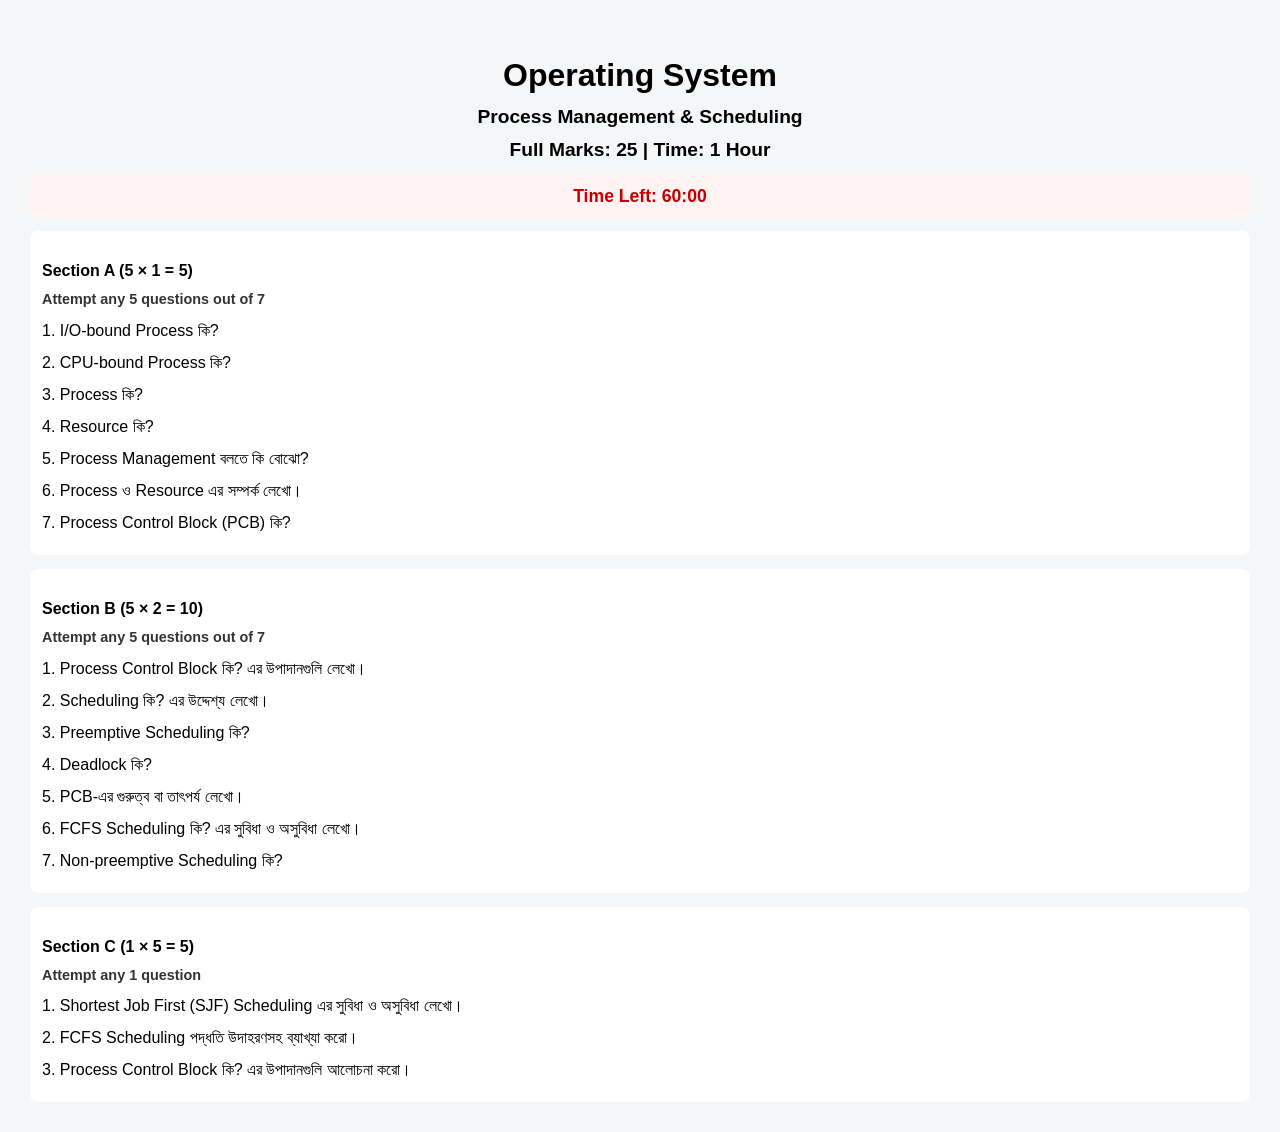
<file: Smart_Agriculrture/Question/IV/03-QT-2025.html>
﻿<!DOCTYPE html>
<html lang="bn">
<head>
    <meta charset="UTF-8">

    <!-- ✅ MOBILE VIEWPORT FIX -->
    <meta name="viewport" content="width=device-width, initial-scale=1.0">

    <title>OS Exam – Limited Choice Pattern</title>

    <style>
        /* ===== GLOBAL RESET ===== */
        * {
            box-sizing: border-box;
        }

        body {
            font-family: Segoe UI, sans-serif;
            background: #f4f6f8;
            margin: 0;
            padding: 12px;
            line-height: 1.5;
        }

        /* ===== HEADINGS ===== */
        h1 {
            font-size: 1.4rem;
            text-align: center;
            margin-bottom: 4px;
        }

        h2 {
            font-size: 1rem;
            text-align: center;
            margin: 4px 0;
        }

        /* ===== TIMER ===== */
        .timer {
            position: sticky;
            top: 0;
            background: #fff3f3;
            text-align: center;
            font-size: 1.1rem;
            font-weight: bold;
            color: #c40000;
            padding: 8px;
            border-radius: 6px;
            margin: 10px 0;
            z-index: 1000;
        }

        /* ===== SECTION ===== */
        .section {
            background: #ffffff;
            padding: 12px;
            margin-top: 14px;
            border-radius: 8px;
        }

            /* ===== TEXT ===== */
            .section h3 {
                font-size: 1rem;
                margin-bottom: 6px;
            }

        .note {
            font-size: 0.9rem;
            font-weight: bold;
            margin-bottom: 8px;
            color: #333;
        }

        .question {
            font-size: 0.95rem;
            margin-bottom: 8px;
            word-wrap: break-word;
        }

        /* ===== TIME OVER ===== */
        .time-over {
            text-align: center;
            font-size: 1.4rem;
            color: red;
            margin-top: 80px;
            font-weight: bold;
        }

        /* ===== DESKTOP ENHANCEMENT ===== */
        @media (min-width: 768px) {
            body {
                padding: 30px;
            }

            h1 {
                font-size: 2rem;
            }

            h2 {
                font-size: 1.2rem;
            }

            .question {
                font-size: 1rem;
            }
        }
    </style>
</head>

<body>

    <h1>Operating System</h1>
    <h2>Process Management & Scheduling</h2>
    <h2>Full Marks: 25 | Time: 1 Hour</h2>

    <div class="timer" id="timer">Time Left: 60:00</div>
    <div id="paper"></div>

    <script>
let examActive = true;

/* Shuffle */
function shuffle(arr) {
    for (let i = arr.length - 1; i > 0; i--) {
        let j = Math.floor(Math.random() * (i + 1));
        [arr[i], arr[j]] = [arr[j], arr[i]];
    }
    return arr;
}

/* IMPORTANT QUESTIONS */

/* Section A (7 → attempt any 5) */
let A = shuffle([
    "Process Management বলতে কি বোঝো?",
    "Process কি?",
    "Resource কি?",
    "Process ও Resource এর সম্পর্ক লেখো।",
    "Process Control Block (PCB) কি?",
    "CPU-bound Process কি?",
    "I/O-bound Process কি?"
]);

/* Section B (7 → attempt any 5) */
let B = shuffle([
    "Process Control Block কি? এর উপাদানগুলি লেখো।",
    "PCB-এর গুরুত্ব বা তাৎপর্য লেখো।",
    "Scheduling কি? এর উদ্দেশ্য লেখো।",
    "Preemptive Scheduling কি?",
    "Non-preemptive Scheduling কি?",
    "FCFS Scheduling কি? এর সুবিধা ও অসুবিধা লেখো।",
    "Deadlock কি?"
]);

/* Section C (3 → attempt any 1) */
let C = shuffle([
    "Process Control Block কি? এর উপাদানগুলি আলোচনা করো।",
    "FCFS Scheduling পদ্ধতি উদাহরণসহ ব্যাখ্যা করো।",
    "Shortest Job First (SJF) Scheduling এর সুবিধা ও অসুবিধা লেখো।"
]);

/* Render */
function render(title, note, questions) {
    let html = `<div class="section">
        <h3>${title}</h3>
        <div class="note">${note}</div>`;
    questions.forEach((q, i) => {
        html += `<div class="question">${i + 1}. ${q}</div>`;
    });
    html += `</div>`;
    return html;
}

document.getElementById("paper").innerHTML =
    render("Section A (5 × 1 = 5)", "Attempt any 5 questions out of 7", A) +
    render("Section B (5 × 2 = 10)", "Attempt any 5 questions out of 7", B) +
    render("Section C (1 × 5 = 5)", "Attempt any 1 question", C);

/* Timer */
let time = 3600;
let timer = setInterval(() => {
    let m = Math.floor(time / 60);
    let s = time % 60;
    document.getElementById("timer").innerHTML =
        `Time Left: ${m}:${s < 10 ? "0" : ""}${s}`;
    if (time <= 0) {
        clearInterval(timer);
        examActive = false;
        document.getElementById("paper").innerHTML = "";
        document.getElementById("timer").innerHTML = "";
        document.body.innerHTML += `<div class="time-over">TIME OVER</div>`;
    }
    time--;
}, 1000);

/* Block Refresh */
document.addEventListener("keydown", e => {
    if (examActive && (e.key === "F5" || (e.ctrlKey && e.key === "r"))) {
        e.preventDefault();
        alert("Refresh disabled during exam");
    }
});

window.addEventListener("beforeunload", e => {
    if (examActive) {
        e.preventDefault();
        e.returnValue = "";
    }
});
    </script>

</body>
</html>
</file>
<file: Smart_Agriculrture/Portfolio/style.css>
:root {
    --bg-color: #0d1117;
    --card-bg: #161b22;
    --text-primary: #f0f6fc;
    --text-secondary: #8b949e;
    --accent: #58a6ff;
    --accent-hover: #1f6feb;
    --border: #30363d;
    --gradient: linear-gradient(135deg, #58a6ff 0%, #8b5cf6 100%);
}

* {
    margin: 0;
    padding: 0;
    box-sizing: border-box;
    font-family: 'Inter', -apple-system, BlinkMacSystemFont, 'Segoe UI', Roboto, sans-serif;
}

body {
    background-color: var(--bg-color);
    color: var(--text-primary);
    line-height: 1.6;
    overflow-x: hidden;
}

a {
    text-decoration: none;
    color: inherit;
    transition: all 0.3s ease;
}

ul {
    list-style: none;
}

/* Utilities */
.container {
    max-width: 1200px;
    margin: 0 auto;
    padding: 0 20px;
}

.btn {
    display: inline-block;
    padding: 12px 28px;
    background: var(--accent);
    color: white;
    border-radius: 5px;
    font-weight: 600;
    border: none;
    cursor: pointer;
    transition: transform 0.2s, box-shadow 0.2s;
}

.btn:hover {
    background: var(--accent-hover);
    transform: translateY(-2px);
    box-shadow: 0 5px 15px rgba(88, 166, 255, 0.3);
}

.btn-outline {
    background: transparent;
    border: 2px solid var(--accent);
    color: var(--accent);
}

.btn-outline:hover {
    background: rgba(88, 166, 255, 0.1);
    color: var(--accent);
}

.section-title {
    font-size: 2.5rem;
    text-align: center;
    margin-bottom: 3rem;
    background: var(--gradient);
    -webkit-background-clip: text;
    background-clip: text;
    -webkit-text-fill-color: transparent;
    font-weight: 800;
}

/* Navbar */
nav {
    position: fixed;
    top: 0;
    width: 100%;
    background: rgba(13, 17, 23, 0.95);
    backdrop-filter: blur(10px);
    border-bottom: 1px solid var(--border);
    z-index: 1000;
    padding: 15px 0;
}

.nav-container {
    display: flex;
    justify-content: space-between;
    align-items: center;
}

.logo {
    font-size: 1.5rem;
    font-weight: 700;
    color: var(--text-primary);
}

.logo span {
    color: var(--accent);
}

.nav-links {
    display: flex;
    gap: 30px;
}

.nav-links a {
    color: var(--text-secondary);
    font-size: 0.95rem;
}

.nav-links a:hover {
    color: var(--accent);
}

.menu-toggle {
    display: none;
    font-size: 1.5rem;
    cursor: pointer;
}

/* Hero Section */
.hero {
    min-height: 100vh;
    display: flex;
    align-items: center;
    position: relative;
    padding-top: 80px;
    background-image: linear-gradient(rgba(13, 17, 23, 0.5), rgba(13, 17, 23, 0.7)), url('hero.png');
    background-size: cover;
    background-position: top;
    background-attachment: fixed;
}

.hero-container {
    display: flex;
    align-items: center;
    justify-content: center;
    /* Center content */
    width: 100%;
    text-align: center;
    /* Center text */
}

.hero-content {
    max-width: 800px;
    /* Increased max-width for centered layout */
    margin: 0 auto;
}

.hero p {
    margin: 0 auto 30px;
    /* Center paragraph */
}

.hero-btns {
    justify-content: center;
    /* Center buttons */
}

.hero::before {
    content: '';
    position: absolute;
    top: 20%;
    right: 10%;
    /* Moved to right */
    width: 400px;
    height: 400px;
    background: var(--accent);
    filter: blur(150px);
    opacity: 0.15;
    z-index: -1;
    border-radius: 50%;
}







.hero h1 {
    font-size: 3.5rem;
    margin-bottom: 15px;
    line-height: 1.1;
}

.hero h2 {
    font-size: 1.8rem;
    color: var(--text-secondary);
    margin-bottom: 25px;
}

.typing-text {
    color: var(--accent);
    border-right: 2px solid var(--accent);
    white-space: nowrap;
    overflow: hidden;
    animation: blink 0.75s step-end infinite;
}

.hero p {
    color: var(--text-secondary);
    margin-bottom: 30px;
    font-size: 1.1rem;
    max-width: 500px;
}

.hero-btns {
    display: flex;
    gap: 15px;
}

/* Skills Section */
.skills {
    padding: 100px 0;
}

/* Experience Section */
.Experience {
    padding: 100px 0;
    background: #0d1117;
}

.timeline {
    position: relative;
    max-width: 800px;
    margin: 0 auto;
}

.timeline::after {
    content: '';
    position: absolute;
    width: 2px;
    background: var(--border);
    top: 0;
    bottom: 0;
    left: 20px;
    /* Mobile first alignment */
    margin-left: -1px;
}

.timeline-item {
    position: relative;
    margin-bottom: 50px;
    padding-left: 50px;
}

.timeline-dot {
    position: absolute;
    width: 16px;
    height: 16px;
    left: 12px;
    top: 5px;
    background: var(--accent);
    border-radius: 50%;
    z-index: 2;
    box-shadow: 0 0 0 4px rgba(88, 166, 255, 0.2);
}

.timeline-date {
    color: var(--accent);
    font-size: 0.9rem;
    font-weight: 600;
    margin-bottom: 8px;
    display: inline-block;
    padding: 4px 10px;
    background: rgba(88, 166, 255, 0.1);
    border-radius: 20px;
}

.timeline-content {
    background: var(--card-bg);
    padding: 25px;
    border-radius: 12px;
    border: 1px solid var(--border);
    transition: transform 0.3s;
}

.timeline-content:hover {
    transform: translateX(5px);
    border-color: var(--accent);
}

.timeline-content h3 {
    font-size: 1.3rem;
    margin-bottom: 5px;
}

.timeline-content h4 {
    color: var(--text-secondary);
    font-size: 1rem;
    margin-bottom: 15px;
    font-weight: normal;
}

.timeline-content p {
    color: var(--text-secondary);
}

@media (min-width: 768px) {
    .timeline::after {
        left: 50%;
    }

    .timeline-item {
        width: 50%;
        padding-left: 40px;
        padding-right: 0;
        left: 50%;
    }

    .timeline-item:nth-child(even) {
        left: 0;
        padding-left: 0;
        padding-right: 40px;
    }

    .timeline-item:nth-child(even) .timeline-dot {
        left: auto;
        right: -8px;
    }

    .timeline-dot {
        left: -8px;
    }

    .timeline-item:nth-child(even) .timeline-date {
        float: right;
    }

    .timeline-item:nth-child(even) .timeline-content {
        text-align: right;
    }

    .timeline-item:nth-child(even) .timeline-content:hover {
        transform: translateX(-5px);
    }
}

/* Projects Section */
.projects {
    padding: 100px 0;
    /* background: #0d1117;  Removed duplicate bg since body is dark */
}



.skill-card {
    background: var(--card-bg);
    padding: 30px;
    border-radius: 12px;
    border: 1px solid var(--border);
    transition: transform 0.3s;
}

.skill-card:hover {
    transform: translateY(-5px);
    border-color: var(--accent);
}

.skill-card i {
    font-size: 2.5rem;
    color: var(--accent);
    margin-bottom: 20px;
}

.skill-card h3 {
    margin-bottom: 15px;
    font-size: 1.2rem;
}

.skill-tags {
    display: flex;
    flex-wrap: wrap;
    gap: 10px;
}

.tag {
    background: rgba(88, 166, 255, 0.1);
    color: var(--accent);
    padding: 5px 12px;
    border-radius: 15px;
    font-size: 0.85rem;
}

/* Projects Section */
.projects {
    padding: 100px 0;
    background: #0d1117;
}

.project-grid {
    display: grid;
    grid-template-columns: repeat(auto-fit, minmax(320px, 1fr));
    gap: 30px;
}

.project-card {
    position: relative;
    background: var(--card-bg);
    border-radius: 12px;
    border: 1px solid var(--border);
    overflow: hidden;
    transition: transform 0.3s;
    display: flex;
    flex-direction: column;
}

.project-card:hover {
    transform: translateY(-5px);
    box-shadow: 0 10px 30px rgba(0, 0, 0, 0.3);
}

.card-content {
    padding: 25px;
    flex: 1;
    display: flex;
    flex-direction: column;
}

.project-type {
    font-size: 0.8rem;
    color: var(--accent);
    text-transform: uppercase;
    letter-spacing: 1px;
    margin-bottom: 10px;
}

.project-card h3 {
    font-size: 1.4rem;
    margin-bottom: 10px;
}

.project-card p {
    color: var(--text-secondary);
    font-size: 0.95rem;
    margin-bottom: 20px;
    flex: 1;
}

.project-tech {
    display: flex;
    flex-wrap: wrap;
    gap: 8px;
    margin-bottom: 20px;
    border-top: 1px solid var(--border);
    padding-top: 15px;
}

.tech-item {
    font-size: 0.8rem;
    color: var(--text-secondary);
}

.card-links {
    margin-top: auto;
}

/* Contact Section */
.contact {
    padding: 100px 0;
    text-align: center;
}

.contact-content {
    max-width: 600px;
    margin: 0 auto;
}

.contact p {
    color: var(--text-secondary);
    margin-bottom: 30px;
    font-size: 1.2rem;
}

.social-links {
    display: flex;
    justify-content: center;
    gap: 25px;
    margin-bottom: 40px;
}

.social-icon {
    font-size: 2rem;
    color: var(--text-secondary);
    transition: color 0.3s;
}

.social-icon:hover {
    color: var(--accent);
}

footer {
    padding: 30px 0;
    text-align: center;
    color: var(--text-secondary);
    border-top: 1px solid var(--border);
    font-size: 0.9rem;
}

@keyframes blink {
    50% {
        border-color: transparent;
    }
}

/* Responsive */
@media (max-width: 768px) {
    .nav-links {
        display: none;
        flex-direction: column;
        position: absolute;
        top: 100%;
        left: 0;
        width: 100%;
        background: rgba(13, 17, 23, 0.98);
        border-bottom: 1px solid var(--border);
        padding: 20px 0;
        gap: 20px;
        text-align: center;
        box-shadow: 0 10px 30px rgba(0, 0, 0, 0.5);
    }

    .nav-links.active {
        display: flex;
    }

    .menu-toggle {
        display: block;
    }

    .hero-container {
        flex-direction: column-reverse;
        text-align: center;
        gap: 30px;
    }

    .hero-image img {
        width: 250px;
        height: 250px;
    }

    .hero-content {
        display: flex;
        flex-direction: column;
        align-items: center;
    }

    .hero h1 {
        font-size: 2.5rem;
        word-wrap: break-word;
    }

    /* Timeline Mobile Optimizations */
    .timeline::after {
        left: 20px;
    }

    .timeline-item {
        width: 100%;
        padding-left: 50px;
        padding-right: 0;
        margin-bottom: 30px;
    }

    .timeline-item:nth-child(even) {
        left: 0;
        padding-left: 50px;
        /* Reset padding for even items */
        padding-right: 0;
        text-align: left;
        /* Reset alignment */
    }

    .timeline-item:nth-child(even) .timeline-dot {
        left: 12px;
        /* Reset dot position */
        right: auto;
    }

    .timeline-item:nth-child(even) .timeline-date {
        float: none;
        /* Stack date properly */
    }

    .timeline-item:nth-child(even) .timeline-content {
        text-align: left;
        /* Reset content alignment */
    }

    .section-title {
        font-size: 2rem;
    }
}

@media (max-width: 480px) {
    .hero h1 {
        font-size: 1.8rem;
    }

    .timeline-content {
        padding: 15px;
        /* Compact padding for very small screens */
    }

    .timeline-content h3 {
        font-size: 1.1rem;
    }
}
</file>
<file: Smart_Agriculrture/Portfolio/CV/cv.css>
:root {
    --primary-color: #2c3e50;
    --secondary-color: #34495e;
    --accent-color: #3498db;
    --text-color: #333;
    --light-bg: #f5f6fa;
    --white: #ffffff;
    --border-color: #e0e0e0;
    --shadow: 0 4px 6px rgba(0, 0, 0, 0.1);
}

* {
    box-sizing: border-box;
    margin: 0;
    padding: 0;
}

body {
    font-family: 'Segoe UI', Tahoma, Geneva, Verdana, sans-serif;
    line-height: 1.6;
    color: var(--text-color);
    background-color: var(--light-bg);
}

.cv-container {
    max-width: 900px;
    margin: 40px auto;
    background: var(--white);
    box-shadow: var(--shadow);
    padding: 0;
    border-radius: 8px;
    overflow: hidden;
}

/* Header Section */
header {
    background: var(--primary-color);
    color: var(--white);
    padding: 40px;
    text-align: center;
}

header h1 {
    font-size: 2.5rem;
    margin-bottom: 10px;
    letter-spacing: 2px;
    text-transform: uppercase;
}

.contact-info {
    display: flex;
    justify-content: center;
    flex-wrap: wrap;
    gap: 20px;
    font-size: 0.9rem;
}

.contact-info span {
    display: flex;
    align-items: center;
    gap: 5px;
}

/* Main Content Layout */
.main-content {
    display: flex;
    flex-wrap: wrap;
}

.left-column {
    flex: 1;
    min-width: 250px;
    background-color: #f8f9fa;
    padding: 30px;
    border-right: 1px solid var(--border-color);
}

.right-column {
    flex: 2;
    min-width: 400px;
    padding: 30px;
}

/* Section Styling */
section {
    margin-bottom: 30px;
}

h2 {
    color: var(--secondary-color);
    border-bottom: 2px solid var(--accent-color);
    padding-bottom: 8px;
    margin-bottom: 15px;
    font-size: 1.2rem;
    text-transform: uppercase;
    letter-spacing: 1px;
}

h3 {
    color: var(--primary-color);
    font-size: 1.1rem;
    margin-bottom: 5px;
}

h4 {
    color: #666;
    font-size: 0.95rem;
    font-weight: normal;
    font-style: italic;
    margin-bottom: 10px;
}

/* Lists */
ul {
    list-style-position: inside;
    margin-left: 10px;
}

li {
    margin-bottom: 6px;
}

/* Specific Content Styling */
.edu-block,
.job-block {
    margin-bottom: 20px;
}

.skill-tag {
    display: inline-block;
    background: var(--light-bg);
    border: 1px solid var(--border-color);
    padding: 4px 10px;
    border-radius: 15px;
    margin: 3px;
    font-size: 0.85rem;
}

/* Tables for Education (Optional, but using grid/block is often better for responsive) */
.table-responsive {
    width: 100%;
    border-collapse: collapse;
    margin-top: 10px;
}

.table-responsive th,
.table-responsive td {
    text-align: left;
    padding: 8px;
    border-bottom: 1px solid #ddd;
    font-size: 0.9rem;
}

/* Download Button */
.fab-container {
    position: fixed;
    bottom: 30px;
    right: 30px;
    z-index: 1000;
}

.download-btn {
    background-color: var(--accent-color);
    color: white;
    border: none;
    padding: 15px 25px;
    border-radius: 50px;
    font-size: 1rem;
    font-weight: bold;
    cursor: pointer;
    box-shadow: 0 4px 15px rgba(52, 152, 219, 0.4);
    transition: transform 0.2s, box-shadow 0.2s;
    display: flex;
    align-items: center;
    gap: 10px;
}

.download-btn:hover {
    transform: translateY(-2px);
    box-shadow: 0 6px 20px rgba(52, 152, 219, 0.6);
}



/* Responsive */
@media (max-width: 768px) {
    .left-column {
        border-right: none;
        border-bottom: 1px solid var(--border-color);
    }

    .cv-container {
        margin: 0;
        border-radius: 0;
    }
}

/* Print Styles */
@media print {
    body {
        background: white;
        -webkit-print-color-adjust: exact;
        print-color-adjust: exact;
    }

    .cv-container {
        box-shadow: none;
        margin: 0;
        width: 100%;
        max-width: none;
    }

    .fab-container {
        display: none !important;
    }

    header {
        padding: 20px;
    }

    .left-column,
    .right-column {
        padding: 20px;
    }

    a {
        text-decoration: none;
        color: inherit;
    }
}
</file>
